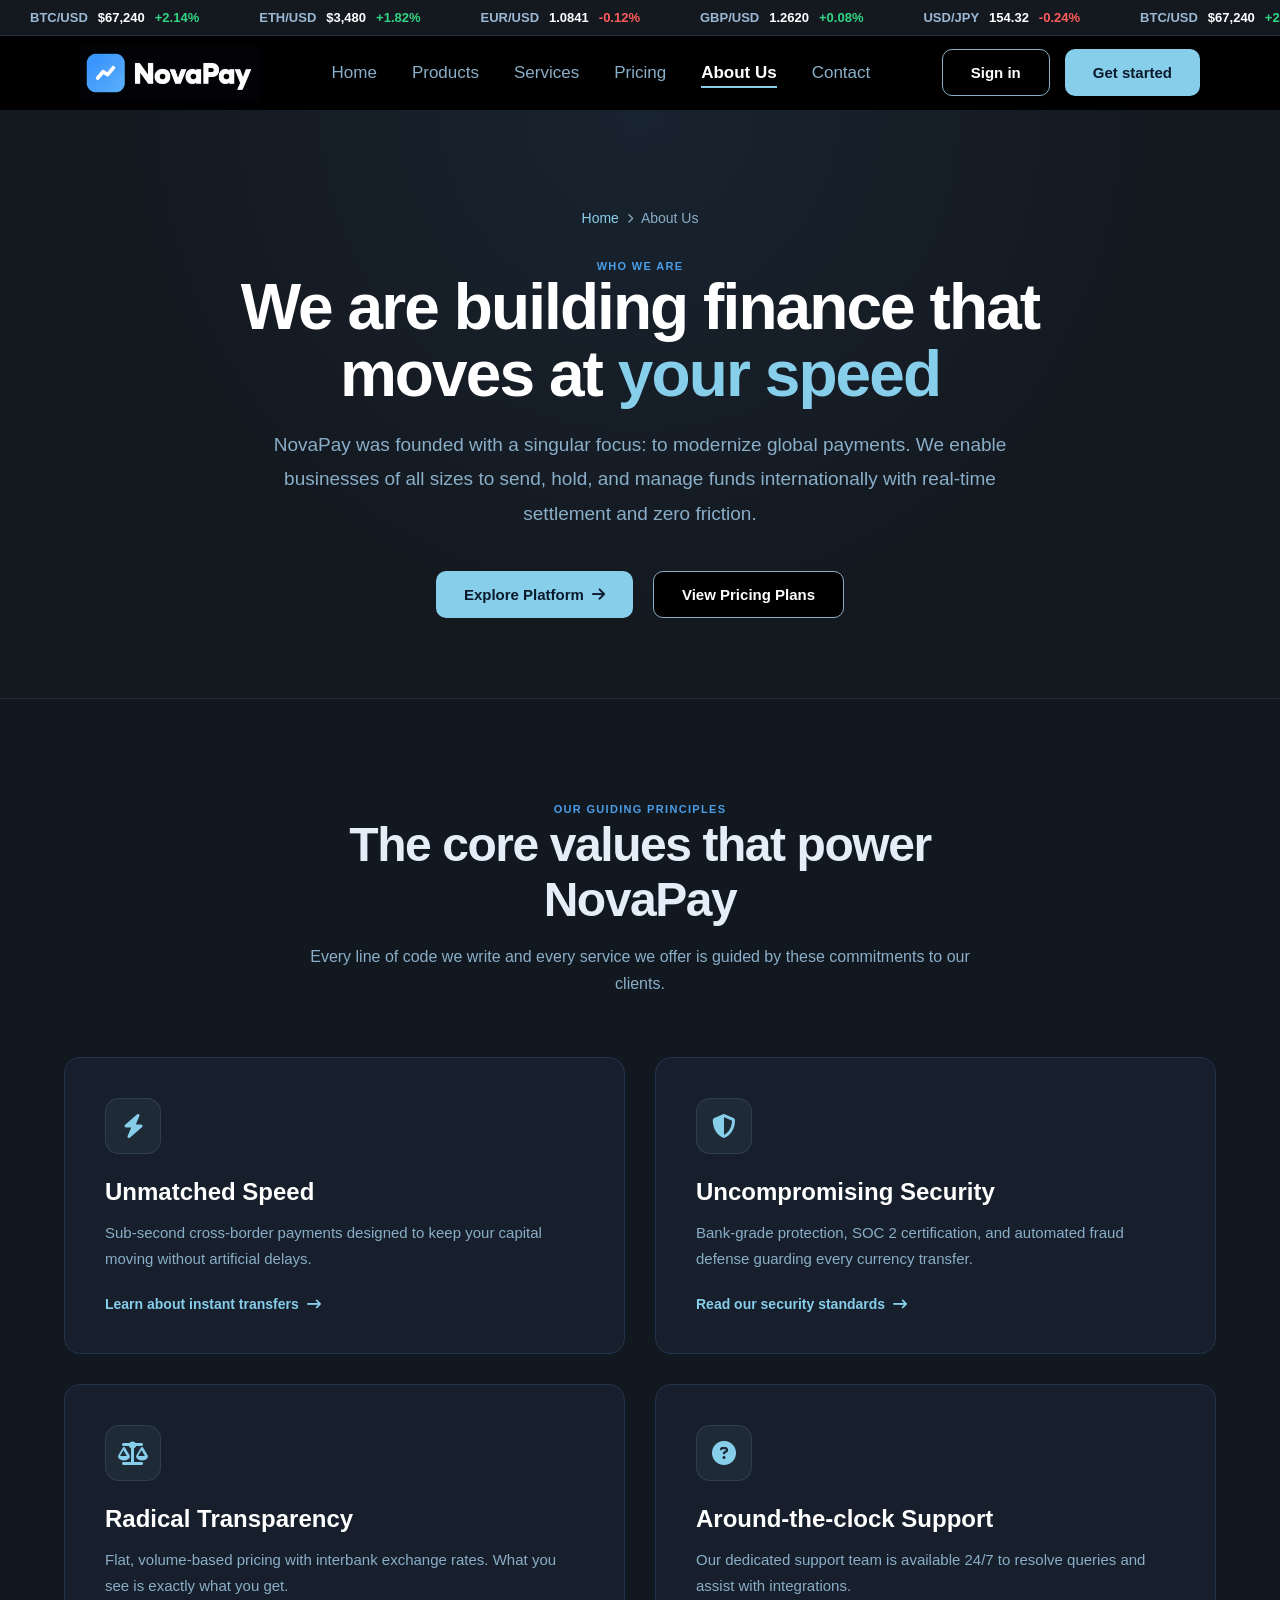
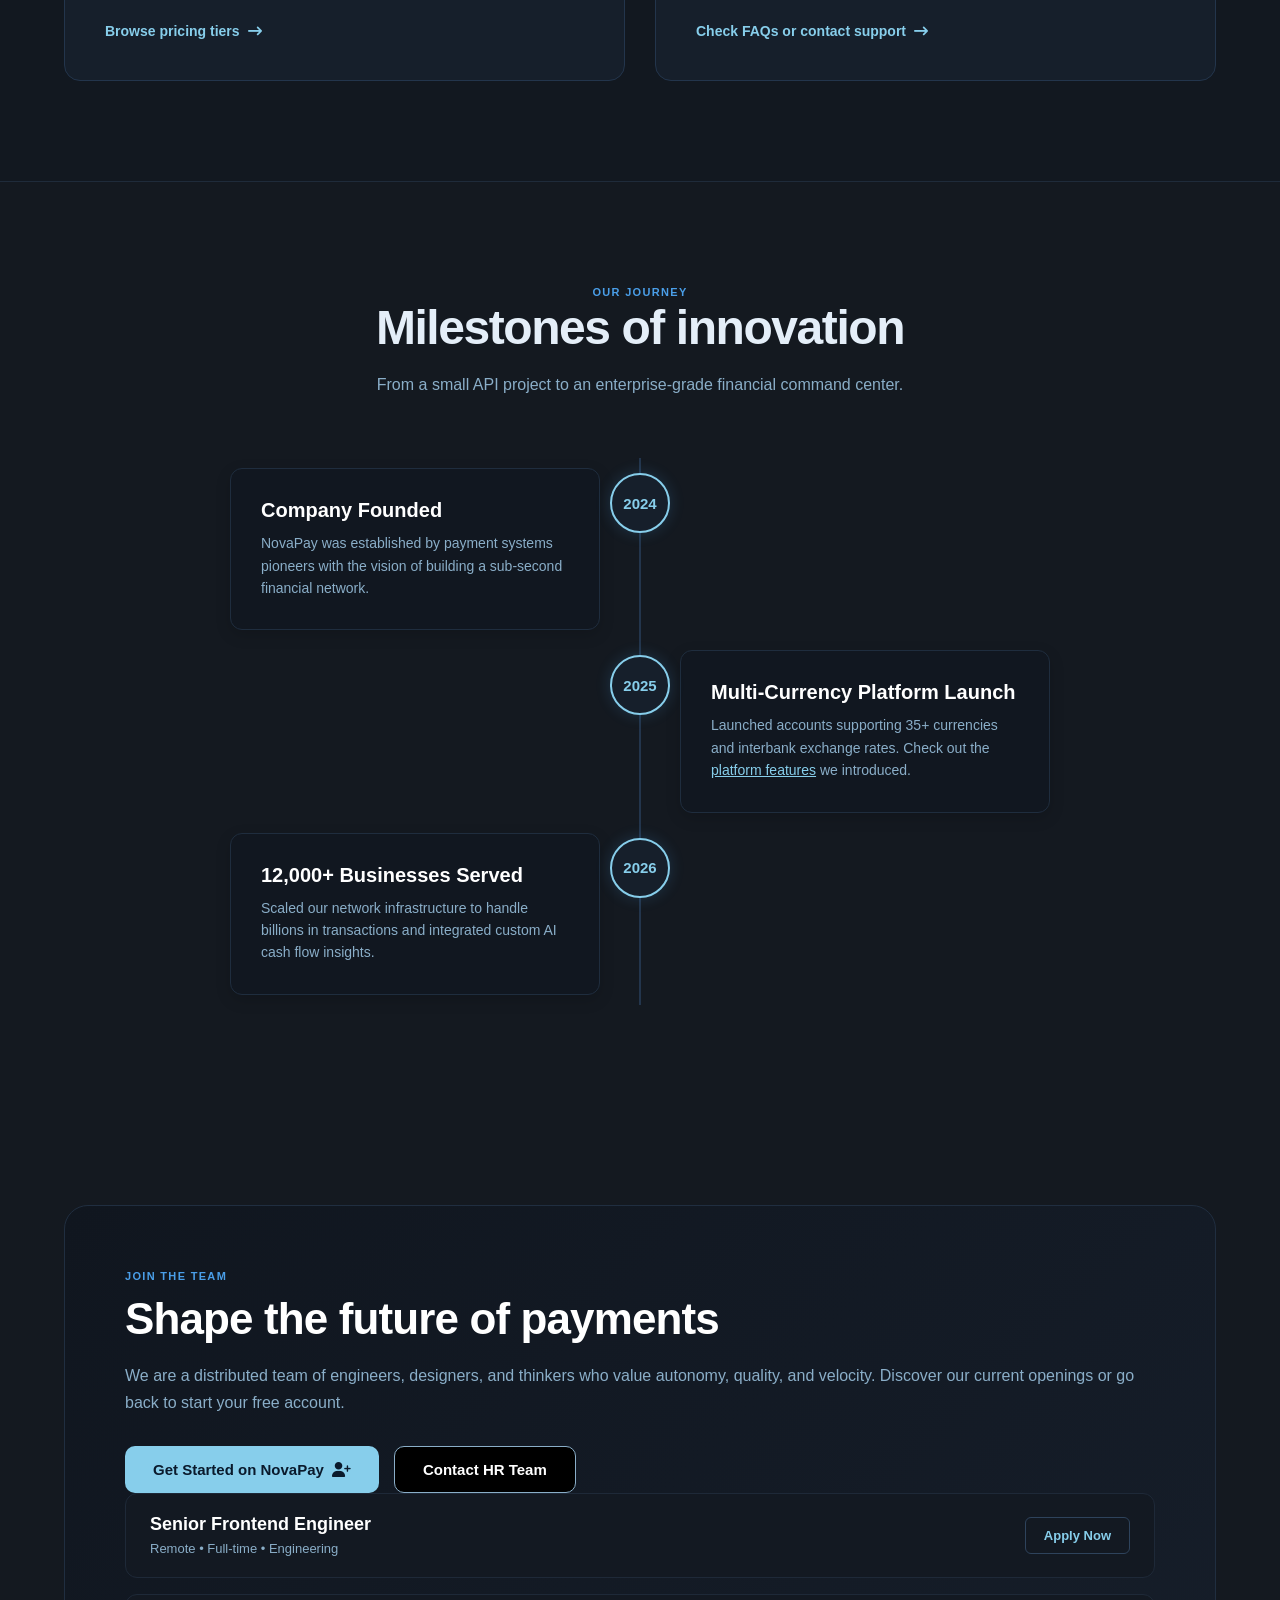
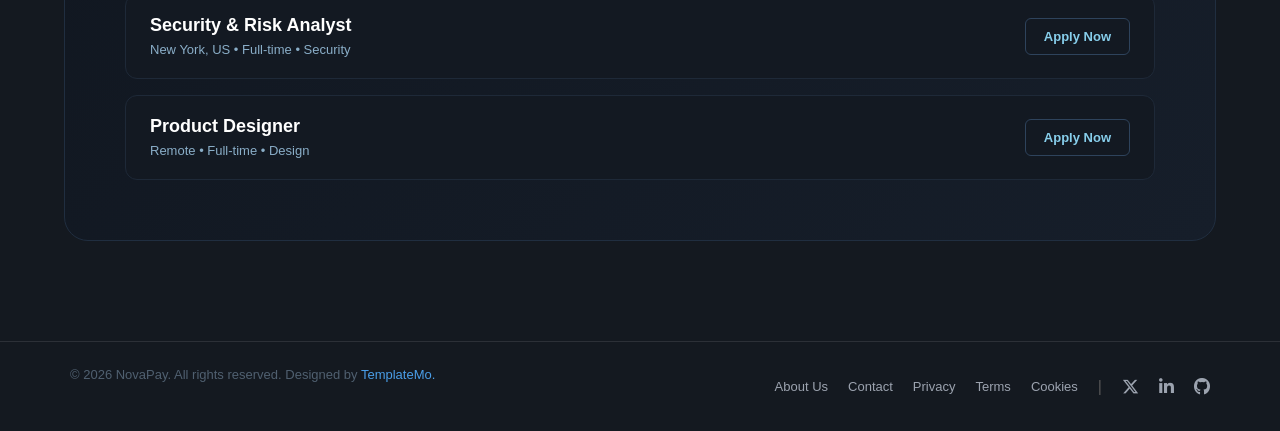
<file: about.html>
<!DOCTYPE html>
<html lang="en">

<head>
    <meta charset="UTF-8">
    <meta name="viewport" content="width=device-width, initial-scale=1.0">
    <title>About Us | NovaPay</title>
    <link rel="stylesheet" href="style.css">
    <link rel="stylesheet" href="about.css">
    <link rel="stylesheet" href="https://cdnjs.cloudflare.com/ajax/libs/font-awesome/6.7.2/css/all.min.css">
</head>

<body>
    
    <div class="ticker">
        <div class="ticker-track">
            <div class="ticker-item">
                <span class="ticker-sym">BTC/USD</span>
                <span class="ticker-price">$67,240</span>
                <span class="ticker-up">+2.14%</span>
            </div>
            <div class="ticker-item">
                <span class="ticker-sym">ETH/USD</span>
                <span class="ticker-price">$3,480</span>
                <span class="ticker-up">+1.82%</span>
            </div>
            <div class="ticker-item">
                <span class="ticker-sym">EUR/USD</span>
                <span class="ticker-price">1.0841</span>
                <span class="ticker-down">-0.12%</span>
            </div>
            <div class="ticker-item">
                <span class="ticker-sym">GBP/USD</span>
                <span class="ticker-price">1.2620</span>
                <span class="ticker-up">+0.08%</span>
            </div>
            <div class="ticker-item">
                <span class="ticker-sym">USD/JPY</span>
                <span class="ticker-price">154.32</span>
                <span class="ticker-down">-0.24%</span>
            </div>
            
            <div class="ticker-item">
                <span class="ticker-sym">BTC/USD</span>
                <span class="ticker-price">$67,240</span>
                <span class="ticker-up">+2.14%</span>
            </div>
            <div class="ticker-item">
                <span class="ticker-sym">ETH/USD</span>
                <span class="ticker-price">$3,480</span>
                <span class="ticker-up">+1.82%</span>
            </div>
            <div class="ticker-item">
                <span class="ticker-sym">EUR/USD</span>
                <span class="ticker-price">1.0841</span>
                <span class="ticker-down">-0.12%</span>
            </div>
        </div>
    </div>

    
    <header>
        <div class="logo">
            <a href="index.html"><img src="images/novapay.png" alt="NovaPay Logo"></a>
        </div>
        <div class="menu-toggle" id="menuToggle">
            <i class="fa-solid fa-bars"></i>
        </div>
        <nav id="navbar">
            <ul>
                <li><a href="index.html">Home</a></li>
                <li><a href="products.html">Products</a></li>
                <li><a href="services.html">Services</a></li>
                <li><a href="pricing.html">Pricing</a></li>
                <li><a href="about.html" class="active-nav">About Us</a></li>
                <li><a href="contact.html">Contact</a></li>
                <li class="mobile-only-btn"><button class="btn-hero btn-hero--outline">Sign in</button></li>
                <li class="mobile-only-btn"><button class="btn-hero btn-hero--primary">Get started</button></li>
            </ul>
        </nav>
        <div class="buttons">
            <button class="btn-hero btn-hero--outline">Sign in</button>
            <button class="btn-hero btn-hero--primary">Get started</button>
        </div>
    </header>

    
    <section class="about-hero">
        <div class="about-hero-content">
            <div class="breadcrumbs">
                <a href="index.html">Home</a> <i class="fa-solid fa-chevron-right"></i> <span>About Us</span>
            </div>
            <span class="section-tag">WHO WE ARE</span>
            <h1>We are building finance that <br>moves at <span>your speed</span></h1>
            <p class="about-lead">NovaPay was founded with a singular focus: to modernize global payments. We enable businesses of all sizes to send, hold, and manage funds internationally with real-time settlement and zero friction.</p>
            <div class="about-hero-actions">
                <a href="index.html#platform" class="btn-hero btn-hero--primary">Explore Platform <i class="fa-solid fa-arrow-right"></i></a>
                <a href="index.html#pricing" class="btn-hero btn-hero--outline">View Pricing Plans</a>
            </div>
        </div>
    </section>

    
    <section class="about-values">
        <div class="container">
            <div class="section-header-centered">
                <span class="section-tag">OUR GUIDING PRINCIPLES</span>
                <h2>The core values that power NovaPay</h2>
                <p>Every line of code we write and every service we offer is guided by these commitments to our clients.</p>
            </div>
            <div class="values-grid">
                <div class="value-card">
                    <div class="value-icon"><i class="fa-solid fa-bolt"></i></div>
                    <h3>Unmatched Speed</h3>
                    <p>Sub-second cross-border payments designed to keep your capital moving without artificial delays.</p>
                    <a href="index.html#platform" class="value-link">Learn about instant transfers <i class="fa-solid fa-arrow-right-long"></i></a>
                </div>
                <div class="value-card">
                    <div class="value-icon"><i class="fa-solid fa-shield-halved"></i></div>
                    <h3>Uncompromising Security</h3>
                    <p>Bank-grade protection, SOC 2 certification, and automated fraud defense guarding every currency transfer.</p>
                    <a href="index.html#security" class="value-link">Read our security standards <i class="fa-solid fa-arrow-right-long"></i></a>
                </div>
                <div class="value-card">
                    <div class="value-icon"><i class="fa-solid fa-scale-balanced"></i></div>
                    <h3>Radical Transparency</h3>
                    <p>Flat, volume-based pricing with interbank exchange rates. What you see is exactly what you get.</p>
                    <a href="index.html#pricing" class="value-link">Browse pricing tiers <i class="fa-solid fa-arrow-right-long"></i></a>
                </div>
                <div class="value-card">
                    <div class="value-icon"><i class="fa-solid fa-circle-question"></i></div>
                    <h3>Around-the-clock Support</h3>
                    <p>Our dedicated support team is available 24/7 to resolve queries and assist with integrations.</p>
                    <a href="index.html#faq" class="value-link">Check FAQs or contact support <i class="fa-solid fa-arrow-right-long"></i></a>
                </div>
            </div>
        </div>
    </section>

    
    <section class="about-milestones">
        <div class="container">
            <div class="section-header-centered">
                <span class="section-tag">OUR JOURNEY</span>
                <h2>Milestones of innovation</h2>
                <p>From a small API project to an enterprise-grade financial command center.</p>
            </div>
            <div class="timeline">
                <div class="timeline-item left">
                    <div class="timeline-badge">2024</div>
                    <div class="timeline-panel">
                        <h3>Company Founded</h3>
                        <p>NovaPay was established by payment systems pioneers with the vision of building a sub-second financial network.</p>
                    </div>
                </div>
                <div class="timeline-item right">
                    <div class="timeline-badge">2025</div>
                    <div class="timeline-panel">
                        <h3>Multi-Currency Platform Launch</h3>
                        <p>Launched accounts supporting 35+ currencies and interbank exchange rates. Check out the <a href="index.html#platform" class="inline-timeline-link">platform features</a> we introduced.</p>
                    </div>
                </div>
                <div class="timeline-item left">
                    <div class="timeline-badge">2026</div>
                    <div class="timeline-panel">
                        <h3>12,000+ Businesses Served</h3>
                        <p>Scaled our network infrastructure to handle billions in transactions and integrated custom AI cash flow insights.</p>
                    </div>
                </div>
            </div>
        </div>
    </section>

    
    <section class="about-careers">
        <div class="careers-inner">
            <div class="careers-text">
                <span class="section-tag">JOIN THE TEAM</span>
                <h2>Shape the future of payments</h2>
                <p>We are a distributed team of engineers, designers, and thinkers who value autonomy, quality, and velocity. Discover our current openings or go back to start your free account.</p>
                <div class="careers-actions">
                    <a href="index.html" class="btn-hero btn-hero--primary">Get Started on NovaPay <i class="fa-solid fa-user-plus"></i></a>
                    <a href="contact.html" class="btn-hero btn-hero--outline">Contact HR Team</a>
                </div>
            </div>
            <div class="careers-list">
                <div class="job-card">
                    <div class="job-info">
                        <h4>Senior Frontend Engineer</h4>
                        <span class="job-meta">Remote &bull; Full-time &bull; Engineering</span>
                    </div>
                    <a href="contact.html?subject=Job%20Application:%20Senior%20Frontend%20Engineer" class="job-apply-btn">Apply Now</a>
                </div>
                <div class="job-card">
                    <div class="job-info">
                        <h4>Security & Risk Analyst</h4>
                        <span class="job-meta">New York, US &bull; Full-time &bull; Security</span>
                    </div>
                    <a href="contact.html?subject=Job%20Application:%20Security%20and%20Risk%20Analyst" class="job-apply-btn">Apply Now</a>
                </div>
                <div class="job-card">
                    <div class="job-info">
                        <h4>Product Designer</h4>
                        <span class="job-meta">Remote &bull; Full-time &bull; Design</span>
                    </div>
                    <a href="contact.html?subject=Job%20Application:%20Product%20Designer" class="job-apply-btn">Apply Now</a>
                </div>
            </div>
        </div>
    </section>

    
    <footer class="footer">
        <div class="footer-container">
            <div class="footer-left">
                <p>© 2026 NovaPay. All rights reserved. Designed by <span>TemplateMo.</span></p>
            </div>
            <div class="footer-right">
                <a href="about.html">About Us</a>
                <a href="contact.html">Contact</a>
                <a href="#">Privacy</a>
                <a href="#">Terms</a>
                <a href="#">Cookies</a>
                <span class="divider">|</span>
                <a href="#"><i class="fa-brands fa-x-twitter"></i></a>
                <a href="#"><i class="fa-brands fa-linkedin-in"></i></a>
                <a href="#"><i class="fa-brands fa-github"></i></a>
            </div>
        </div>
    </footer>
    <script src="global.js"></script>
</body>
</html>
</file>
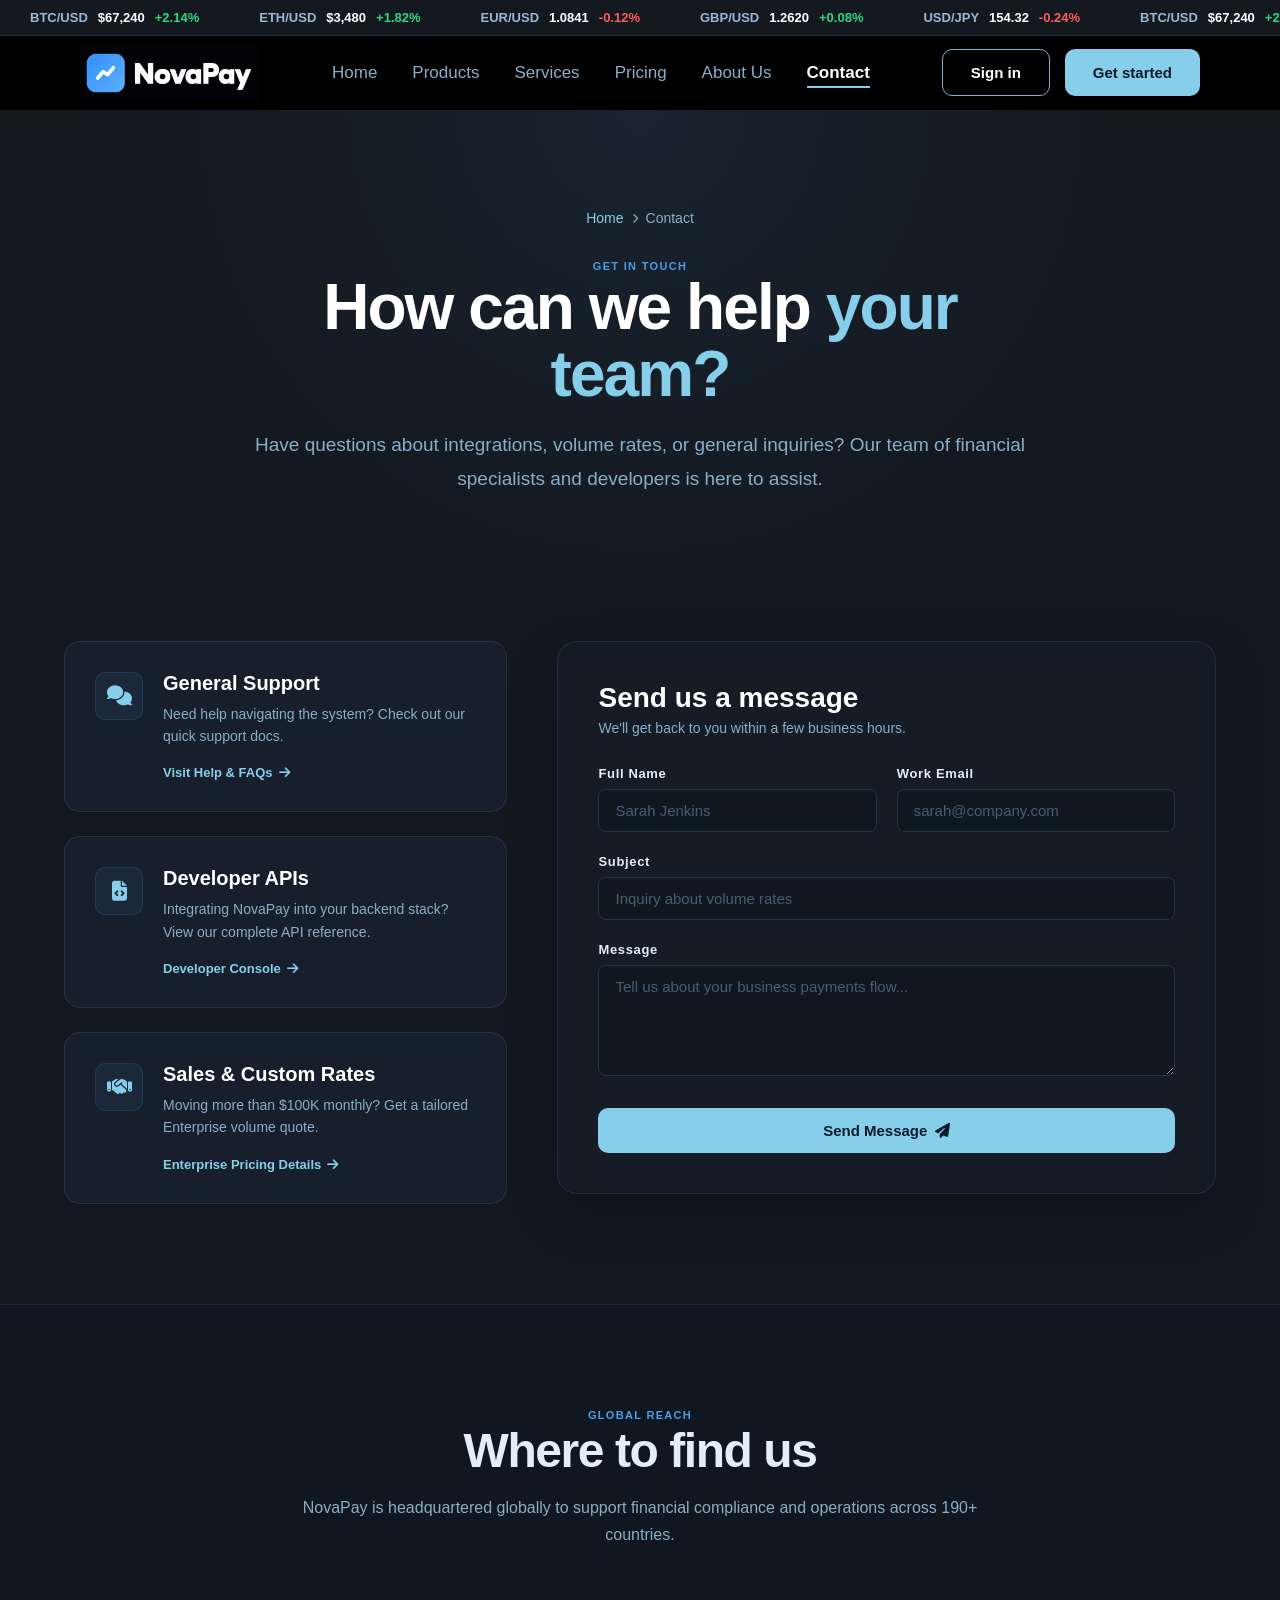
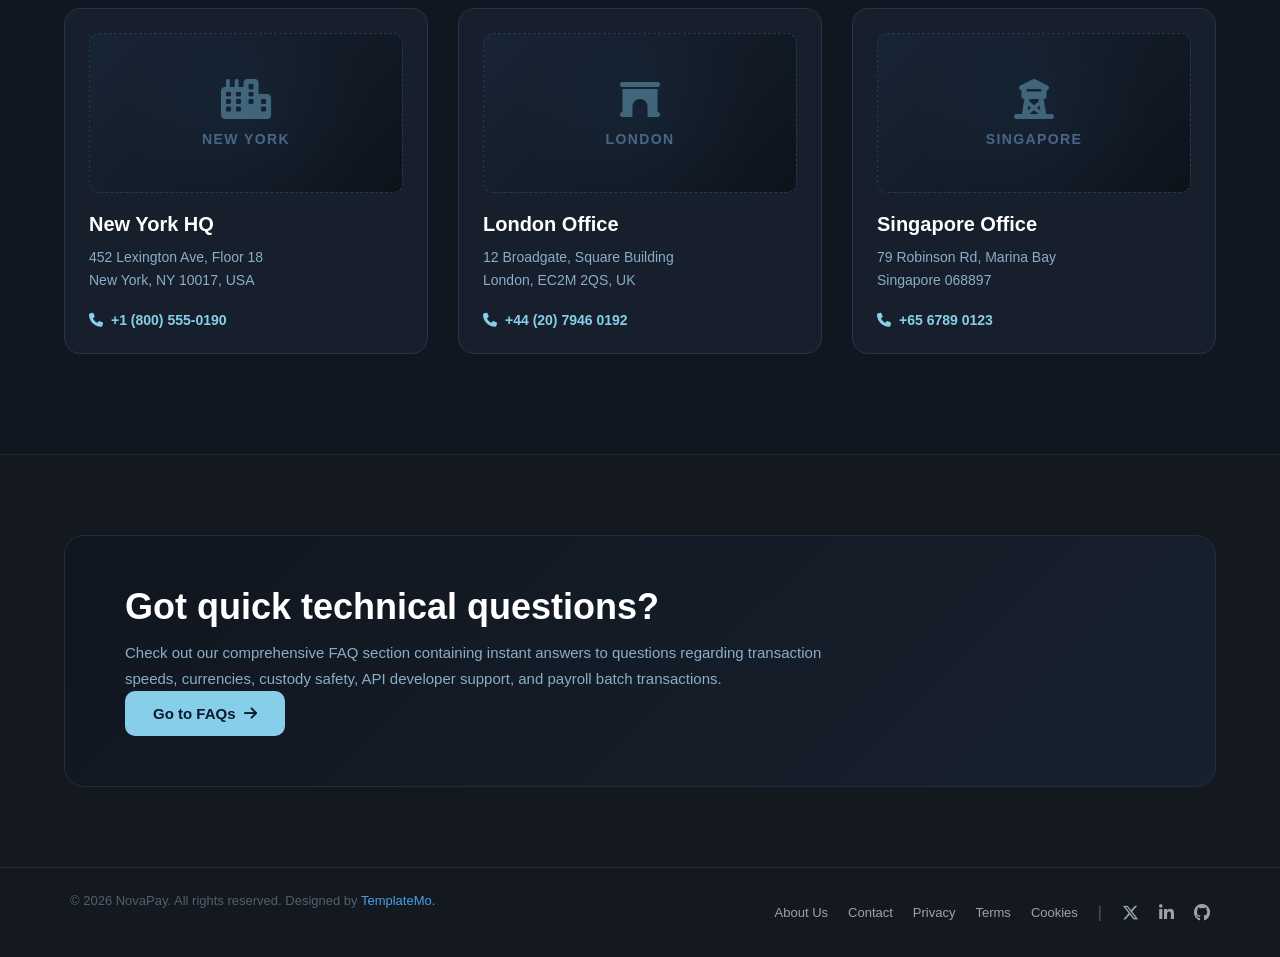
<file: contact.html>
<!DOCTYPE html>
<html lang="en">

<head>
    <meta charset="UTF-8">
    <meta name="viewport" content="width=device-width, initial-scale=1.0">
    <title>Contact Us | NovaPay</title>
    <link rel="stylesheet" href="style.css">
    <link rel="stylesheet" href="contact.css">
    <link rel="stylesheet" href="https://cdnjs.cloudflare.com/ajax/libs/font-awesome/6.7.2/css/all.min.css">
</head>

<body>
    
    <div class="ticker">
        <div class="ticker-track">
            <div class="ticker-item">
                <span class="ticker-sym">BTC/USD</span>
                <span class="ticker-price">$67,240</span>
                <span class="ticker-up">+2.14%</span>
            </div>
            <div class="ticker-item">
                <span class="ticker-sym">ETH/USD</span>
                <span class="ticker-price">$3,480</span>
                <span class="ticker-up">+1.82%</span>
            </div>
            <div class="ticker-item">
                <span class="ticker-sym">EUR/USD</span>
                <span class="ticker-price">1.0841</span>
                <span class="ticker-down">-0.12%</span>
            </div>
            <div class="ticker-item">
                <span class="ticker-sym">GBP/USD</span>
                <span class="ticker-price">1.2620</span>
                <span class="ticker-up">+0.08%</span>
            </div>
            <div class="ticker-item">
                <span class="ticker-sym">USD/JPY</span>
                <span class="ticker-price">154.32</span>
                <span class="ticker-down">-0.24%</span>
            </div>
            
            <div class="ticker-item">
                <span class="ticker-sym">BTC/USD</span>
                <span class="ticker-price">$67,240</span>
                <span class="ticker-up">+2.14%</span>
            </div>
            <div class="ticker-item">
                <span class="ticker-sym">ETH/USD</span>
                <span class="ticker-price">$3,480</span>
                <span class="ticker-up">+1.82%</span>
            </div>
        </div>
    </div>

    
    <header>
        <div class="logo">
            <a href="index.html"><img src="images/novapay.png" alt="NovaPay Logo"></a>
        </div>
        <div class="menu-toggle" id="menuToggle">
            <i class="fa-solid fa-bars"></i>
        </div>
        <nav id="navbar">
            <ul>
                <li><a href="index.html">Home</a></li>
                <li><a href="products.html">Products</a></li>
                <li><a href="services.html">Services</a></li>
                <li><a href="pricing.html">Pricing</a></li>
                <li><a href="about.html">About Us</a></li>
                <li><a href="contact.html" class="active-nav">Contact</a></li>
                <li class="mobile-only-btn"><button class="btn-hero btn-hero--outline">Sign in</button></li>
                <li class="mobile-only-btn"><button class="btn-hero btn-hero--primary">Get started</button></li>
            </ul>
        </nav>
        <div class="buttons">
            <button class="btn-hero btn-hero--outline">Sign in</button>
            <button class="btn-hero btn-hero--primary">Get started</button>
        </div>
    </header>

    
    <section class="contact-hero">
        <div class="contact-hero-content">
            <div class="breadcrumbs">
                <a href="index.html">Home</a> <i class="fa-solid fa-chevron-right"></i> <span>Contact</span>
            </div>
            <span class="section-tag">GET IN TOUCH</span>
            <h1>How can we help <span>your team?</span></h1>
            <p class="contact-lead">Have questions about integrations, volume rates, or general inquiries? Our team of financial specialists and developers is here to assist.</p>
        </div>
    </section>

    
    <section class="contact-main">
        <div class="contact-container">
            <div class="contact-grid">
                
                <div class="contact-info-panel">
                    <div class="info-card">
                        <div class="info-icon"><i class="fa-solid fa-comments"></i></div>
                        <div>
                            <h3>General Support</h3>
                            <p>Need help navigating the system? Check out our quick support docs.</p>
                            <a href="index.html#faq" class="info-link">Visit Help & FAQs <i class="fa-solid fa-arrow-right"></i></a>
                        </div>
                    </div>
                    <div class="info-card">
                        <div class="info-icon"><i class="fa-solid fa-file-code"></i></div>
                        <div>
                            <h3>Developer APIs</h3>
                            <p>Integrating NovaPay into your backend stack? View our complete API reference.</p>
                            <a href="index.html#platform" class="info-link">Developer Console <i class="fa-solid fa-arrow-right"></i></a>
                        </div>
                    </div>
                    <div class="info-card">
                        <div class="info-icon"><i class="fa-solid fa-handshake"></i></div>
                        <div>
                            <h3>Sales & Custom Rates</h3>
                            <p>Moving more than $100K monthly? Get a tailored Enterprise volume quote.</p>
                            <a href="index.html#pricing" class="info-link">Enterprise Pricing Details <i class="fa-solid fa-arrow-right"></i></a>
                        </div>
                    </div>
                </div>

                
                <div class="contact-form-panel">
                    <form id="contactForm" onsubmit="handleFormSubmit(event)">
                        <h2>Send us a message</h2>
                        <p class="form-sub">We'll get back to you within a few business hours.</p>

                        <div class="form-row">
                            <div class="form-group">
                                <label for="fullName">Full Name</label>
                                <input type="text" id="fullName" placeholder="Sarah Jenkins" required>
                            </div>
                            <div class="form-group">
                                <label for="emailAddr">Work Email</label>
                                <input type="email" id="emailAddr" placeholder="sarah@company.com" required>
                            </div>
                        </div>

                        <div class="form-group">
                            <label for="formSubject">Subject</label>
                            <input type="text" id="formSubject" placeholder="Inquiry about volume rates" required>
                        </div>

                        <div class="form-group">
                            <label for="formMessage">Message</label>
                            <textarea id="formMessage" rows="5" placeholder="Tell us about your business payments flow..." required></textarea>
                        </div>

                        <button type="submit" class="btn-hero btn-hero--primary form-submit-btn">Send Message <i class="fa-solid fa-paper-plane"></i></button>
                    </form>
                    <div class="form-success-message" id="formSuccess">
                        <div class="success-icon"><i class="fa-solid fa-circle-check"></i></div>
                        <h3>Thank you for reaching out!</h3>
                        <p>Your message has been received. One of our payment representatives will contact you shortly.</p>
                        <button class="btn-hero btn-hero--outline" onclick="resetForm()">Send another message</button>
                    </div>
                </div>
            </div>
        </div>
    </section>

    
    <section class="office-locations">
        <div class="office-container">
            <div class="section-header-centered">
                <span class="section-tag">GLOBAL REACH</span>
                <h2>Where to find us</h2>
                <p>NovaPay is headquartered globally to support financial compliance and operations across 190+ countries.</p>
            </div>
            <div class="offices-grid">
                <div class="office-card">
                    <div class="office-img-placeholder">
                        <i class="fa-solid fa-city"></i>
                        <span>New York</span>
                    </div>
                    <h3>New York HQ</h3>
                    <p class="office-addr">452 Lexington Ave, Floor 18<br>New York, NY 10017, USA</p>
                    <a href="tel:+18005550190" class="office-tel"><i class="fa-solid fa-phone"></i> +1 (800) 555-0190</a>
                </div>
                <div class="office-card">
                    <div class="office-img-placeholder">
                        <i class="fa-solid fa-archway"></i>
                        <span>London</span>
                    </div>
                    <h3>London Office</h3>
                    <p class="office-addr">12 Broadgate, Square Building<br>London, EC2M 2QS, UK</p>
                    <a href="tel:+442079460192" class="office-tel"><i class="fa-solid fa-phone"></i> +44 (20) 7946 0192</a>
                </div>
                <div class="office-card">
                    <div class="office-img-placeholder">
                        <i class="fa-solid fa-tower-observation"></i>
                        <span>Singapore</span>
                    </div>
                    <h3>Singapore Office</h3>
                    <p class="office-addr">79 Robinson Rd, Marina Bay<br>Singapore 068897</p>
                    <a href="tel:+6567890123" class="office-tel"><i class="fa-solid fa-phone"></i> +65 6789 0123</a>
                </div>
            </div>
        </div>
    </section>

    
    <section class="contact-faq-cta">
        <div class="faq-cta-inner">
            <div class="faq-cta-left">
                <h2>Got quick technical questions?</h2>
                <p>Check out our comprehensive FAQ section containing instant answers to questions regarding transaction speeds, currencies, custody safety, API developer support, and payroll batch transactions.</p>
            </div>
            <a href="index.html#faq" class="btn-hero btn-hero--primary">Go to FAQs <i class="fa-solid fa-arrow-right"></i></a>
        </div>
    </section>

    
    <footer class="footer">
        <div class="footer-container">
            <div class="footer-left">
                <p>© 2026 NovaPay. All rights reserved. Designed by <span>TemplateMo.</span></p>
            </div>
            <div class="footer-right">
                <a href="about.html">About Us</a>
                <a href="contact.html">Contact</a>
                <a href="#">Privacy</a>
                <a href="#">Terms</a>
                <a href="#">Cookies</a>
                <span class="divider">|</span>
                <a href="#"><i class="fa-brands fa-x-twitter"></i></a>
                <a href="#"><i class="fa-brands fa-linkedin-in"></i></a>
                <a href="#"><i class="fa-brands fa-github"></i></a>
            </div>
        </div>
    </footer>

    
    <script>
        // Parse URL query parameter 'subject'
        window.addEventListener('DOMContentLoaded', () => {
            const params = new URLSearchParams(window.location.search);
            const subject = params.get('subject');
            if (subject) {
                const subjectInput = document.getElementById('formSubject');
                if (subjectInput) {
                    subjectInput.value = decodeURIComponent(subject);
                    // focus the name input if subject is pre-filled
                    document.getElementById('fullName').focus();
                }
            }
        });

        // Form Submit Handler
        function handleFormSubmit(event) {
            event.preventDefault();
            // Perform basic mock validation and fade form out
            const form = document.getElementById('contactForm');
            const success = document.getElementById('formSuccess');

            form.style.opacity = '0';
            form.style.transform = 'translateY(10px)';
            
            setTimeout(() => {
                form.style.display = 'none';
                success.style.display = 'flex';
                setTimeout(() => {
                    success.style.opacity = '1';
                    success.style.transform = 'translateY(0)';
                }, 50);
            }, 300);
        }

        // Reset Form Handler
        function resetForm() {
            const form = document.getElementById('contactForm');
            const success = document.getElementById('formSuccess');

            success.style.opacity = '0';
            success.style.transform = 'translateY(10px)';
            
            setTimeout(() => {
                success.style.display = 'none';
                form.style.display = 'block';
                form.reset();
                setTimeout(() => {
                    form.style.opacity = '1';
                    form.style.transform = 'translateY(0)';
                }, 50);
            }, 300);
        }
    </script>
    <script src="global.js"></script>
</body>
</html>
</file>
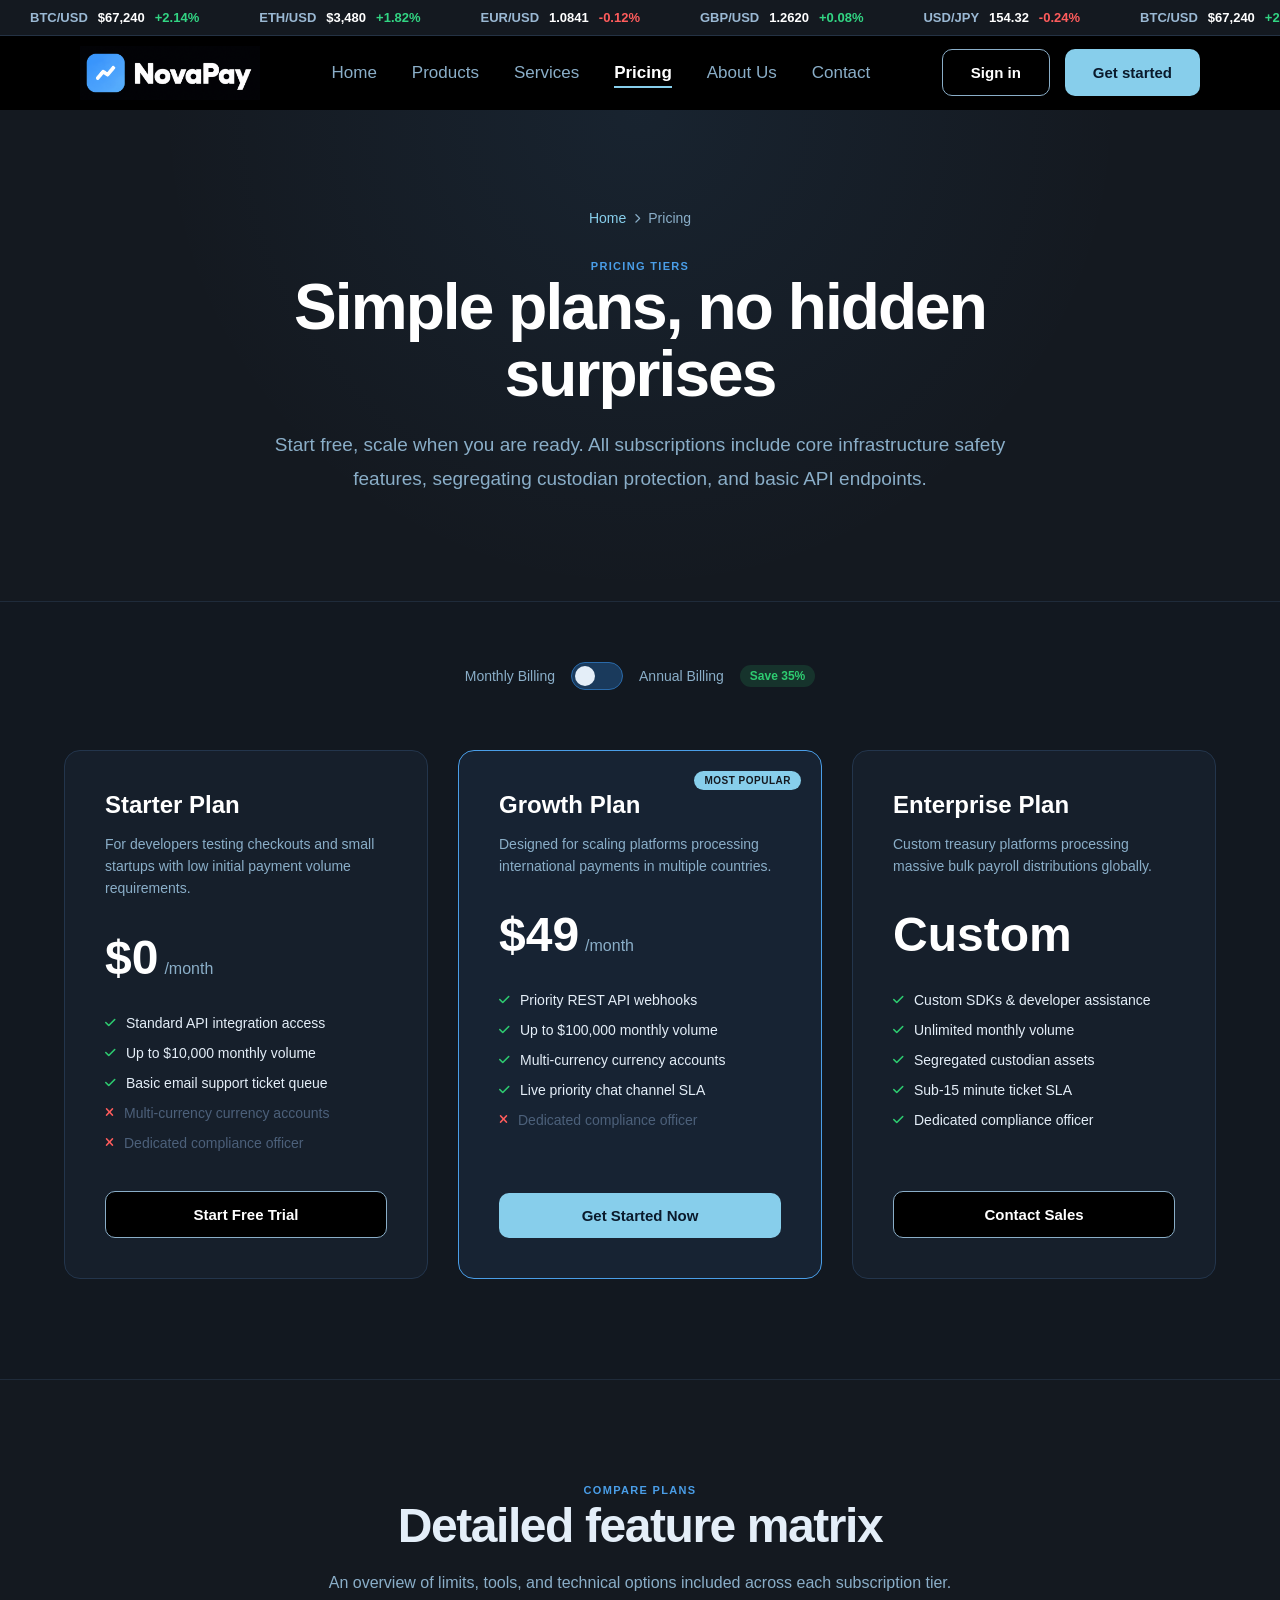
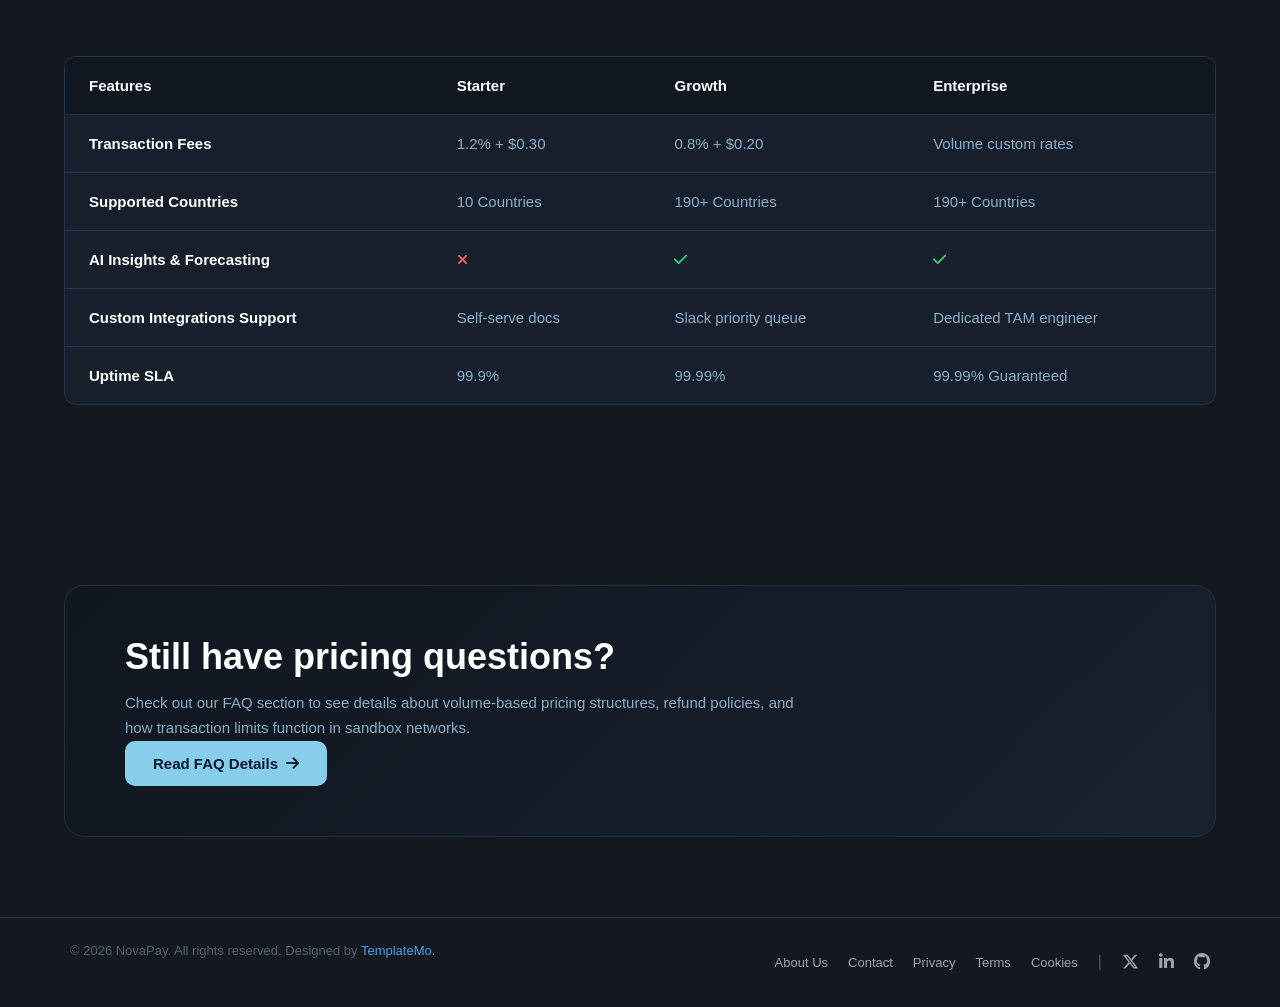
<file: pricing.html>
<!DOCTYPE html>
<html lang="en">

<head>
    <meta charset="UTF-8">
    <meta name="viewport" content="width=device-width, initial-scale=1.0">
    <title>Pricing Plans | NovaPay</title>
    <link rel="stylesheet" href="style.css">
    <link rel="stylesheet" href="pricing.css">
    <link rel="stylesheet" href="https://cdnjs.cloudflare.com/ajax/libs/font-awesome/6.7.2/css/all.min.css">
</head>

<body>
    <div class="ticker">
        <div class="ticker-track">
            <div class="ticker-item">
                <span class="ticker-sym">BTC/USD</span>
                <span class="ticker-price">$67,240</span>
                <span class="ticker-up">+2.14%</span>
            </div>
            <div class="ticker-item">
                <span class="ticker-sym">ETH/USD</span>
                <span class="ticker-price">$3,480</span>
                <span class="ticker-up">+1.82%</span>
            </div>
            <div class="ticker-item">
                <span class="ticker-sym">EUR/USD</span>
                <span class="ticker-price">1.0841</span>
                <span class="ticker-down">-0.12%</span>
            </div>
            <div class="ticker-item">
                <span class="ticker-sym">GBP/USD</span>
                <span class="ticker-price">1.2620</span>
                <span class="ticker-up">+0.08%</span>
            </div>
            <div class="ticker-item">
                <span class="ticker-sym">USD/JPY</span>
                <span class="ticker-price">154.32</span>
                <span class="ticker-down">-0.24%</span>
            </div>
            <div class="ticker-item">
                <span class="ticker-sym">BTC/USD</span>
                <span class="ticker-price">$67,240</span>
                <span class="ticker-up">+2.14%</span>
            </div>
            <div class="ticker-item">
                <span class="ticker-sym">ETH/USD</span>
                <span class="ticker-price">$3,480</span>
                <span class="ticker-up">+1.82%</span>
            </div>
        </div>
    </div>

    <header>
        <div class="logo">
            <a href="index.html"><img src="images/novapay.png" alt="NovaPay Logo"></a>
        </div>
        <div class="menu-toggle" id="menuToggle">
            <i class="fa-solid fa-bars"></i>
        </div>
        <nav id="navbar">
            <ul>
                <li><a href="index.html">Home</a></li>
                <li><a href="products.html">Products</a></li>
                <li><a href="services.html">Services</a></li>
                <li><a href="pricing.html" class="active-nav">Pricing</a></li>
                <li><a href="about.html">About Us</a></li>
                <li><a href="contact.html">Contact</a></li>
                <li class="mobile-only-btn"><button class="btn-hero btn-hero--outline">Sign in</button></li>
                <li class="mobile-only-btn"><button class="btn-hero btn-hero--primary">Get started</button></li>
            </ul>
        </nav>
        <div class="buttons">
            <button class="btn-hero btn-hero--outline">Sign in</button>
            <button class="btn-hero btn-hero--primary">Get started</button>
        </div>
    </header>

    <section class="pricing-hero">
        <div class="pricing-hero-content">
            <div class="breadcrumbs">
                <a href="index.html">Home</a> <i class="fa-solid fa-chevron-right"></i> <span>Pricing</span>
            </div>
            <span class="section-tag">PRICING TIERS</span>
            <h1>Simple plans, no hidden <span>surprises</span></h1>
            <p class="pricing-lead">Start free, scale when you are ready. All subscriptions include core infrastructure safety features, segregating custodian protection, and basic API endpoints.</p>
        </div>
    </section>

    <section class="pricing-calculator-section">
        <div class="container">
            <div class="billing-toggle-container">
                <span class="toggle-label" id="monthlyLabel">Monthly Billing</span>
                <label class="switch" for="pricingToggle">
                    <input type="checkbox" id="pricingToggle" aria-label="Toggle annual billing">
                    <span class="slider"></span>
                </label>
                <span class="toggle-label" id="annualLabel">Annual Billing</span>
                <span class="save-badge">Save 35%</span>
            </div>

            <div class="pricing-cards-grid">
                <div class="pricing-plan-card">
                    <h3>Starter Plan</h3>
                    <p class="plan-desc">For developers testing checkouts and small startups with low initial payment volume requirements.</p>
                    <div class="price-container">
                        <span class="price-val" id="starterPrice">$0</span>
                        <span class="price-period">/month</span>
                    </div>
                    <ul class="plan-features-list">
                        <li><i class="fa-solid fa-check"></i> Standard API integration access</li>
                        <li><i class="fa-solid fa-check"></i> Up to $10,000 monthly volume</li>
                        <li><i class="fa-solid fa-check"></i> Basic email support ticket queue</li>
                        <li class="disabled"><i class="fa-solid fa-xmark"></i> Multi-currency currency accounts</li>
                        <li class="disabled"><i class="fa-solid fa-xmark"></i> Dedicated compliance officer</li>
                    </ul>
                    <a href="index.html" class="btn-hero btn-hero--outline plan-cta-btn">Start Free Trial</a>
                </div>

                <div class="pricing-plan-card featured">
                    <span class="featured-badge">MOST POPULAR</span>
                    <h3>Growth Plan</h3>
                    <p class="plan-desc">Designed for scaling platforms processing international payments in multiple countries.</p>
                    <div class="price-container">
                        <span class="price-val" id="growthPrice">$49</span>
                        <span class="price-period">/month</span>
                    </div>
                    <ul class="plan-features-list">
                        <li><i class="fa-solid fa-check"></i> Priority REST API webhooks</li>
                        <li><i class="fa-solid fa-check"></i> Up to $100,000 monthly volume</li>
                        <li><i class="fa-solid fa-check"></i> Multi-currency currency accounts</li>
                        <li><i class="fa-solid fa-check"></i> Live priority chat channel SLA</li>
                        <li class="disabled"><i class="fa-solid fa-xmark"></i> Dedicated compliance officer</li>
                    </ul>
                    <a href="index.html" class="btn-hero btn-hero--primary plan-cta-btn">Get Started Now</a>
                </div>

                <div class="pricing-plan-card">
                    <h3>Enterprise Plan</h3>
                    <p class="plan-desc">Custom treasury platforms processing massive bulk payroll distributions globally.</p>
                    <div class="price-container">
                        <span class="price-val">Custom</span>
                    </div>
                    <ul class="plan-features-list">
                        <li><i class="fa-solid fa-check"></i> Custom SDKs & developer assistance</li>
                        <li><i class="fa-solid fa-check"></i> Unlimited monthly volume</li>
                        <li><i class="fa-solid fa-check"></i> Segregated custodian assets</li>
                        <li><i class="fa-solid fa-check"></i> Sub-15 minute ticket SLA</li>
                        <li><i class="fa-solid fa-check"></i> Dedicated compliance officer</li>
                    </ul>
                    <a href="contact.html?subject=Enterprise%20Pricing%20Quote" class="btn-hero btn-hero--outline plan-cta-btn">Contact Sales</a>
                </div>
            </div>
        </div>
    </section>

    <section class="pricing-matrix-section">
        <div class="container">
            <div class="section-header-centered">
                <span class="section-tag">COMPARE PLANS</span>
                <h2>Detailed feature matrix</h2>
                <p>An overview of limits, tools, and technical options included across each subscription tier.</p>
            </div>
            <div class="matrix-table-wrapper">
                <table class="matrix-table">
                    <thead>
                        <tr>
                            <th>Features</th>
                            <th>Starter</th>
                            <th>Growth</th>
                            <th>Enterprise</th>
                        </tr>
                    </thead>
                    <tbody>
                        <tr>
                            <td class="feature-name">Transaction Fees</td>
                            <td>1.2% + $0.30</td>
                            <td>0.8% + $0.20</td>
                            <td>Volume custom rates</td>
                        </tr>
                        <tr>
                            <td class="feature-name">Supported Countries</td>
                            <td>10 Countries</td>
                            <td>190+ Countries</td>
                            <td>190+ Countries</td>
                        </tr>
                        <tr>
                            <td class="feature-name">AI Insights & Forecasting</td>
                            <td><i class="fa-solid fa-xmark table-disabled"></i></td>
                            <td><i class="fa-solid fa-check table-enabled"></i></td>
                            <td><i class="fa-solid fa-check table-enabled"></i></td>
                        </tr>
                        <tr>
                            <td class="feature-name">Custom Integrations Support</td>
                            <td>Self-serve docs</td>
                            <td>Slack priority queue</td>
                            <td>Dedicated TAM engineer</td>
                        </tr>
                        <tr>
                            <td class="feature-name">Uptime SLA</td>
                            <td>99.9%</td>
                            <td>99.99%</td>
                            <td>99.99% Guaranteed</td>
                        </tr>
                    </tbody>
                </table>
            </div>
        </div>
    </section>

    <section class="pricing-faq-cta">
        <div class="faq-cta-inner">
            <div class="faq-cta-left">
                <h2>Still have pricing questions?</h2>
                <p>Check out our FAQ section to see details about volume-based pricing structures, refund policies, and how transaction limits function in sandbox networks.</p>
            </div>
            <a href="index.html#faq" class="btn-hero btn-hero--primary">Read FAQ Details <i class="fa-solid fa-arrow-right"></i></a>
        </div>
    </section>

    <footer class="footer">
        <div class="footer-container">
            <div class="footer-left">
                <p>© 2026 NovaPay. All rights reserved. Designed by <span>TemplateMo.</span></p>
            </div>
            <div class="footer-right">
                <a href="about.html">About Us</a>
                <a href="contact.html">Contact</a>
                <a href="#">Privacy</a>
                <a href="#">Terms</a>
                <a href="#">Cookies</a>
                <span class="divider">|</span>
                <a href="#"><i class="fa-brands fa-x-twitter"></i></a>
                <a href="#"><i class="fa-brands fa-linkedin-in"></i></a>
                <a href="#"><i class="fa-brands fa-github"></i></a>
            </div>
        </div>
    </footer>

    <script>
        const pricingToggle = document.getElementById('pricingToggle');
        const starterPrice = document.getElementById('starterPrice');
        const growthPrice = document.getElementById('growthPrice');

        pricingToggle.addEventListener('change', () => {
            const isAnnual = pricingToggle.checked;
            if (isAnnual) {
                starterPrice.textContent = '$0';
                growthPrice.textContent = '$32';
            } else {
                starterPrice.textContent = '$0';
                growthPrice.textContent = '$49';
            }
        });
    </script>
    <script src="global.js"></script>
</body>
</html>
</file>
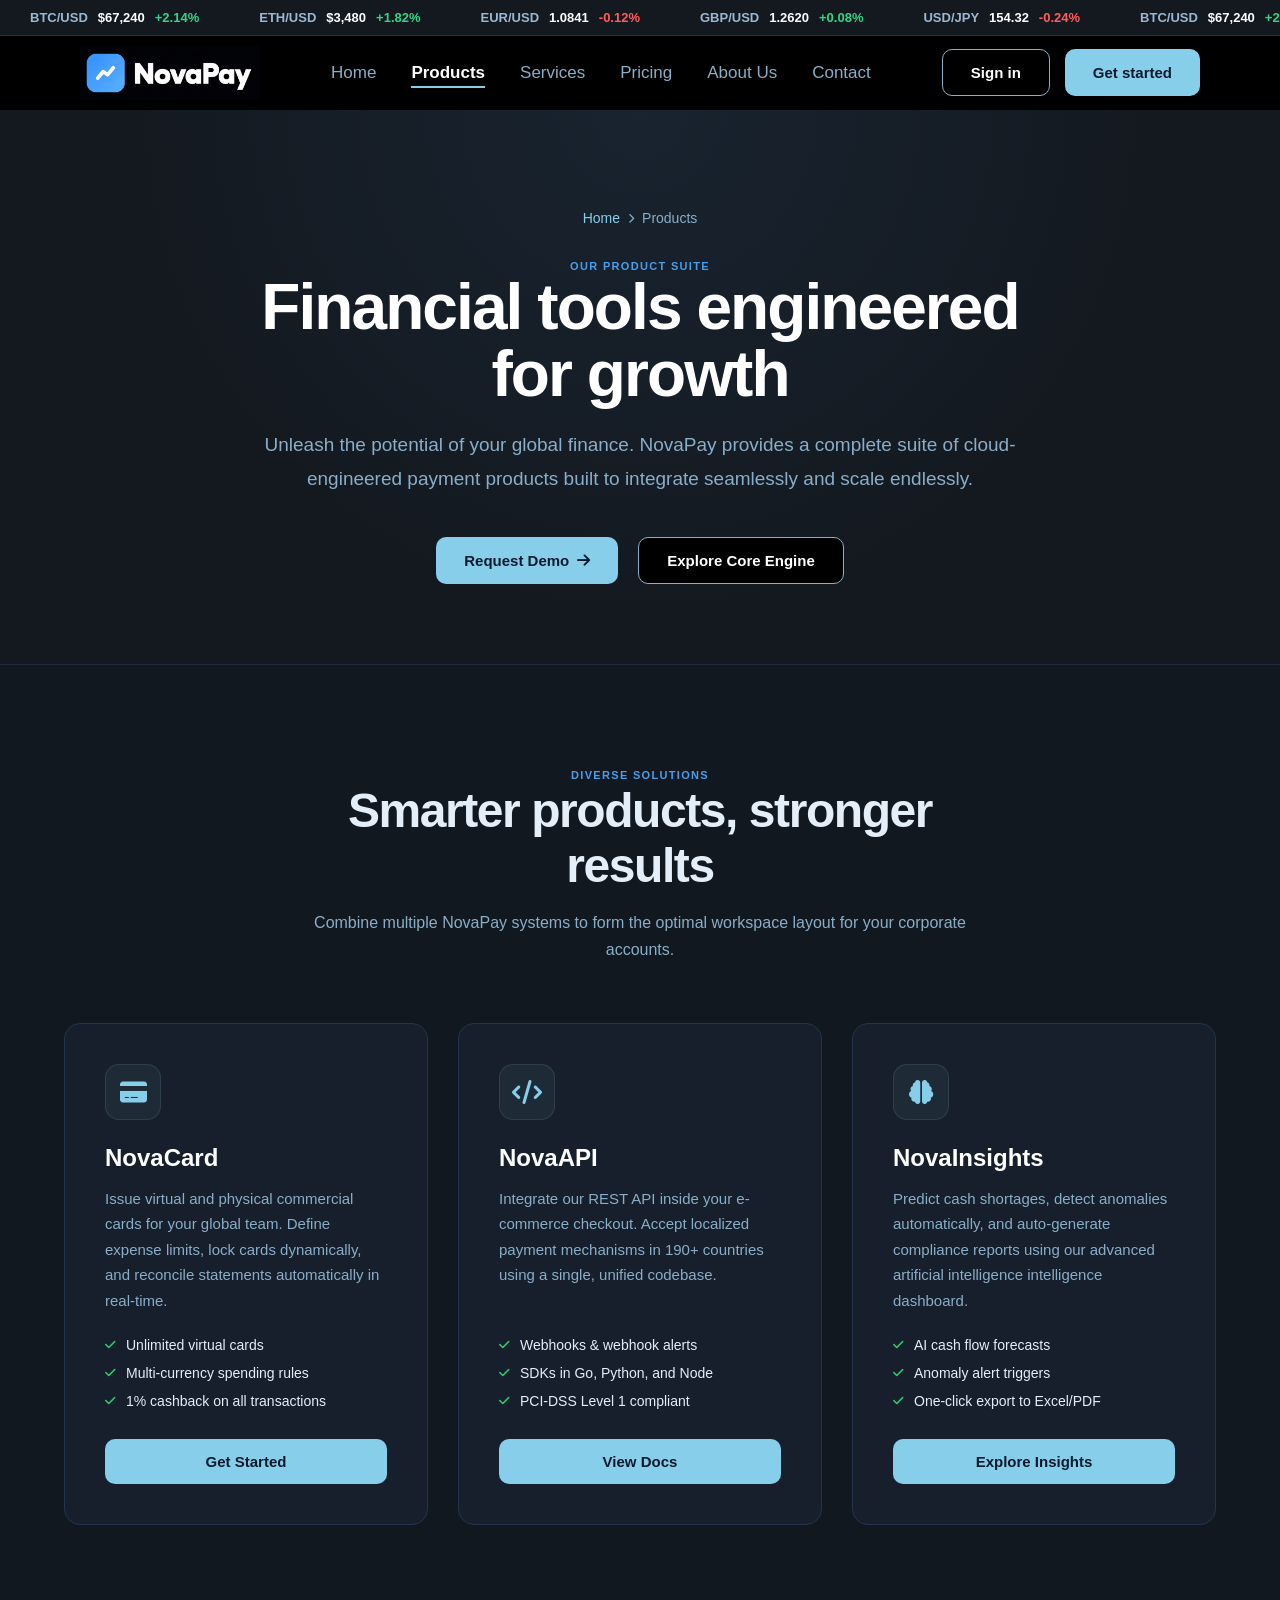
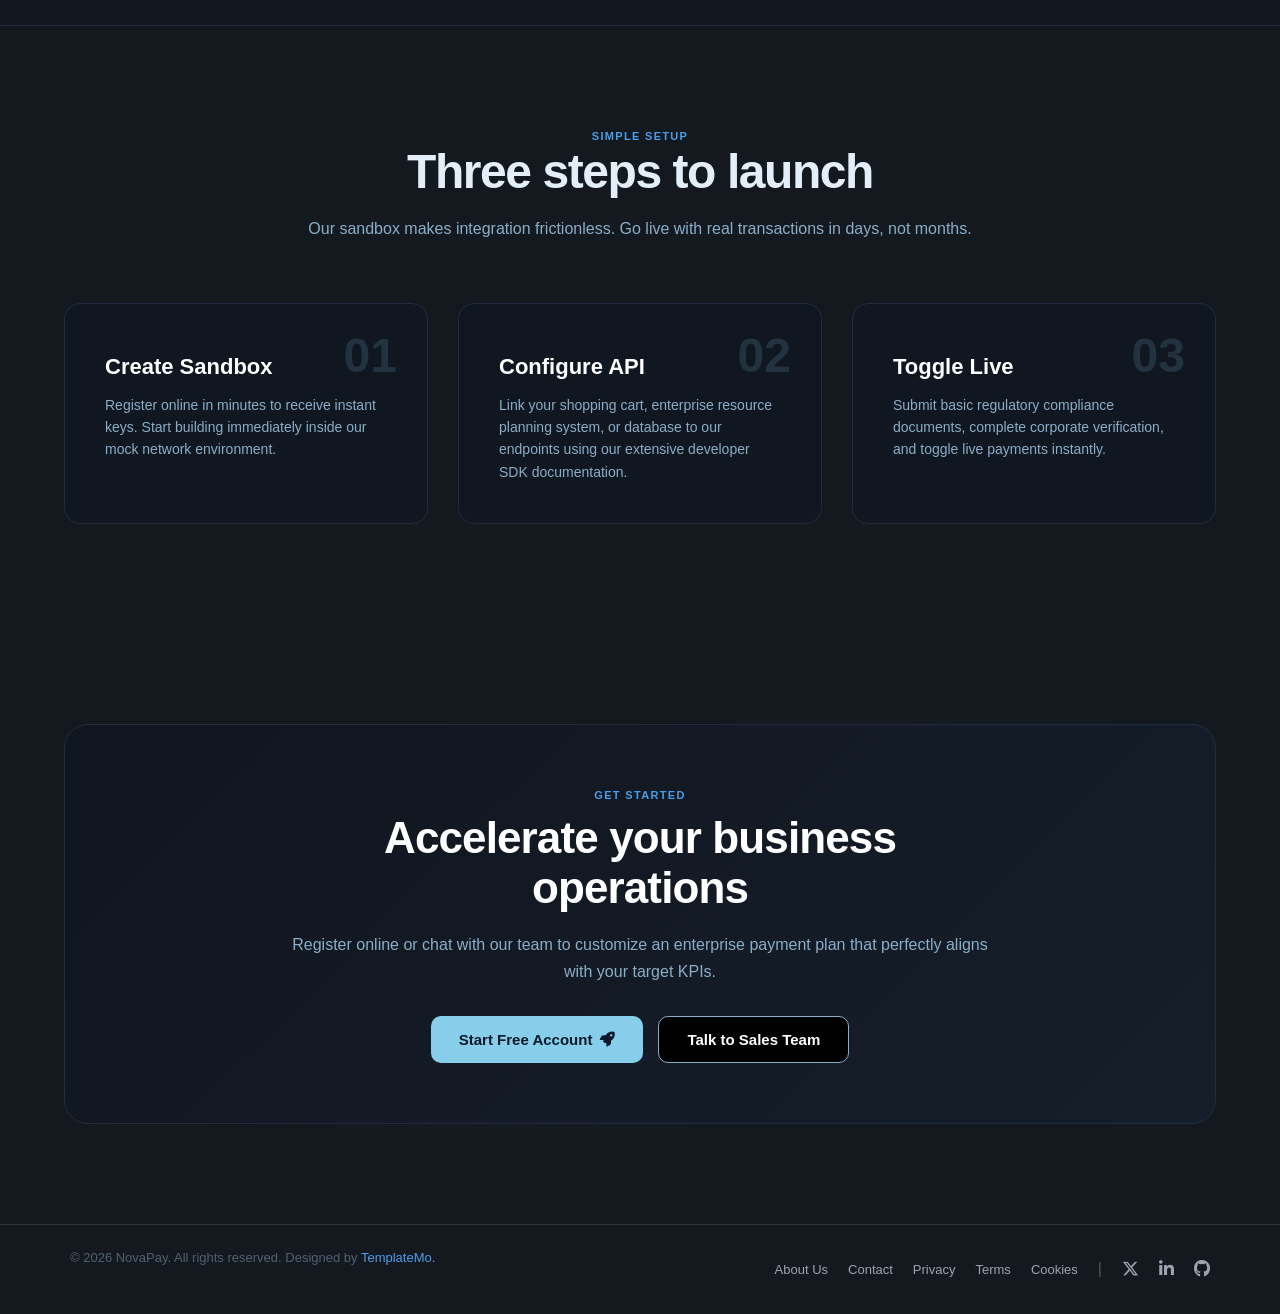
<file: products.html>
<!DOCTYPE html>
<html lang="en">

<head>
    <meta charset="UTF-8">
    <meta name="viewport" content="width=device-width, initial-scale=1.0">
    <title>Products | NovaPay</title>
    <link rel="stylesheet" href="style.css">
    <link rel="stylesheet" href="products.css">
    <link rel="stylesheet" href="https://cdnjs.cloudflare.com/ajax/libs/font-awesome/6.7.2/css/all.min.css">
</head>

<body>
    <div class="ticker">
        <div class="ticker-track">
            <div class="ticker-item">
                <span class="ticker-sym">BTC/USD</span>
                <span class="ticker-price">$67,240</span>
                <span class="ticker-up">+2.14%</span>
            </div>
            <div class="ticker-item">
                <span class="ticker-sym">ETH/USD</span>
                <span class="ticker-price">$3,480</span>
                <span class="ticker-up">+1.82%</span>
            </div>
            <div class="ticker-item">
                <span class="ticker-sym">EUR/USD</span>
                <span class="ticker-price">1.0841</span>
                <span class="ticker-down">-0.12%</span>
            </div>
            <div class="ticker-item">
                <span class="ticker-sym">GBP/USD</span>
                <span class="ticker-price">1.2620</span>
                <span class="ticker-up">+0.08%</span>
            </div>
            <div class="ticker-item">
                <span class="ticker-sym">USD/JPY</span>
                <span class="ticker-price">154.32</span>
                <span class="ticker-down">-0.24%</span>
            </div>
            <div class="ticker-item">
                <span class="ticker-sym">BTC/USD</span>
                <span class="ticker-price">$67,240</span>
                <span class="ticker-up">+2.14%</span>
            </div>
            <div class="ticker-item">
                <span class="ticker-sym">ETH/USD</span>
                <span class="ticker-price">$3,480</span>
                <span class="ticker-up">+1.82%</span>
            </div>
        </div>
    </div>

    <header>
        <div class="logo">
            <a href="index.html"><img src="images/novapay.png" alt="NovaPay Logo"></a>
        </div>
        <div class="menu-toggle" id="menuToggle">
            <i class="fa-solid fa-bars"></i>
        </div>
        <nav id="navbar">
            <ul>
                <li><a href="index.html">Home</a></li>
                <li><a href="products.html" class="active-nav">Products</a></li>
                <li><a href="services.html">Services</a></li>
                <li><a href="pricing.html">Pricing</a></li>
                <li><a href="about.html">About Us</a></li>
                <li><a href="contact.html">Contact</a></li>
                <li class="mobile-only-btn"><button class="btn-hero btn-hero--outline">Sign in</button></li>
                <li class="mobile-only-btn"><button class="btn-hero btn-hero--primary">Get started</button></li>
            </ul>
        </nav>
        <div class="buttons">
            <button class="btn-hero btn-hero--outline">Sign in</button>
            <button class="btn-hero btn-hero--primary">Get started</button>
        </div>
    </header>

    <section class="products-hero">
        <div class="products-hero-content">
            <div class="breadcrumbs">
                <a href="index.html">Home</a> <i class="fa-solid fa-chevron-right"></i> <span>Products</span>
            </div>
            <span class="section-tag">OUR PRODUCT SUITE</span>
            <h1>Financial tools engineered for <span>growth</span></h1>
            <p class="products-lead">Unleash the potential of your global finance. NovaPay provides a complete suite of cloud-engineered payment products built to integrate seamlessly and scale endlessly.</p>
            <div class="products-hero-actions">
                <a href="contact.html" class="btn-hero btn-hero--primary">Request Demo <i class="fa-solid fa-arrow-right"></i></a>
                <a href="index.html#platform" class="btn-hero btn-hero--outline">Explore Core Engine</a>
            </div>
        </div>
    </section>

    <section class="products-grid-section">
        <div class="container">
            <div class="section-header-centered">
                <span class="section-tag">DIVERSE SOLUTIONS</span>
                <h2>Smarter products, stronger results</h2>
                <p>Combine multiple NovaPay systems to form the optimal workspace layout for your corporate accounts.</p>
            </div>
            <div class="products-grid">
                <div class="product-card">
                    <div class="product-icon"><i class="fa-solid fa-credit-card"></i></div>
                    <h3>NovaCard</h3>
                    <p>Issue virtual and physical commercial cards for your global team. Define expense limits, lock cards dynamically, and reconcile statements automatically in real-time.</p>
                    <ul class="product-bullet-list">
                        <li><i class="fa-solid fa-check"></i> Unlimited virtual cards</li>
                        <li><i class="fa-solid fa-check"></i> Multi-currency spending rules</li>
                        <li><i class="fa-solid fa-check"></i> 1% cashback on all transactions</li>
                    </ul>
                    <a href="contact.html?subject=Product%20Inquiry:%20NovaCard" class="btn-hero btn-hero--primary product-btn">Get Started</a>
                </div>
                <div class="product-card">
                    <div class="product-icon"><i class="fa-solid fa-code"></i></div>
                    <h3>NovaAPI</h3>
                    <p>Integrate our REST API inside your e-commerce checkout. Accept localized payment mechanisms in 190+ countries using a single, unified codebase.</p>
                    <ul class="product-bullet-list">
                        <li><i class="fa-solid fa-check"></i> Webhooks & webhook alerts</li>
                        <li><i class="fa-solid fa-check"></i> SDKs in Go, Python, and Node</li>
                        <li><i class="fa-solid fa-check"></i> PCI-DSS Level 1 compliant</li>
                    </ul>
                    <a href="contact.html?subject=Product%20Inquiry:%20NovaAPI" class="btn-hero btn-hero--primary product-btn">View Docs</a>
                </div>
                <div class="product-card">
                    <div class="product-icon"><i class="fa-solid fa-brain"></i></div>
                    <h3>NovaInsights</h3>
                    <p>Predict cash shortages, detect anomalies automatically, and auto-generate compliance reports using our advanced artificial intelligence intelligence dashboard.</p>
                    <ul class="product-bullet-list">
                        <li><i class="fa-solid fa-check"></i> AI cash flow forecasts</li>
                        <li><i class="fa-solid fa-check"></i> Anomaly alert triggers</li>
                        <li><i class="fa-solid fa-check"></i> One-click export to Excel/PDF</li>
                    </ul>
                    <a href="contact.html?subject=Product%20Inquiry:%20NovaInsights" class="btn-hero btn-hero--primary product-btn">Explore Insights</a>
                </div>
            </div>
        </div>
    </section>

    <section class="products-integration">
        <div class="container">
            <div class="section-header-centered">
                <span class="section-tag">SIMPLE SETUP</span>
                <h2>Three steps to launch</h2>
                <p>Our sandbox makes integration frictionless. Go live with real transactions in days, not months.</p>
            </div>
            <div class="integration-steps">
                <div class="step-card">
                    <div class="step-num">01</div>
                    <h3>Create Sandbox</h3>
                    <p>Register online in minutes to receive instant keys. Start building immediately inside our mock network environment.</p>
                </div>
                <div class="step-card">
                    <div class="step-num">02</div>
                    <h3>Configure API</h3>
                    <p>Link your shopping cart, enterprise resource planning system, or database to our endpoints using our extensive developer SDK documentation.</p>
                </div>
                <div class="step-card">
                    <div class="step-num">03</div>
                    <h3>Toggle Live</h3>
                    <p>Submit basic regulatory compliance documents, complete corporate verification, and toggle live payments instantly.</p>
                </div>
            </div>
        </div>
    </section>

    <section class="products-demo-cta">
        <div class="demo-cta-inner">
            <div class="demo-cta-text">
                <span class="section-tag">GET STARTED</span>
                <h2>Accelerate your business operations</h2>
                <p>Register online or chat with our team to customize an enterprise payment plan that perfectly aligns with your target KPIs.</p>
                <div class="demo-cta-actions">
                    <a href="index.html" class="btn-hero btn-hero--primary">Start Free Account <i class="fa-solid fa-rocket"></i></a>
                    <a href="contact.html" class="btn-hero btn-hero--outline">Talk to Sales Team</a>
                </div>
            </div>
        </div>
    </section>

    <footer class="footer">
        <div class="footer-container">
            <div class="footer-left">
                <p>© 2026 NovaPay. All rights reserved. Designed by <span>TemplateMo.</span></p>
            </div>
            <div class="footer-right">
                <a href="about.html">About Us</a>
                <a href="contact.html">Contact</a>
                <a href="#">Privacy</a>
                <a href="#">Terms</a>
                <a href="#">Cookies</a>
                <span class="divider">|</span>
                <a href="#"><i class="fa-brands fa-x-twitter"></i></a>
                <a href="#"><i class="fa-brands fa-linkedin-in"></i></a>
                <a href="#"><i class="fa-brands fa-github"></i></a>
            </div>
        </div>
    </footer>
    <script src="global.js"></script>
</body>
</html>
</file>
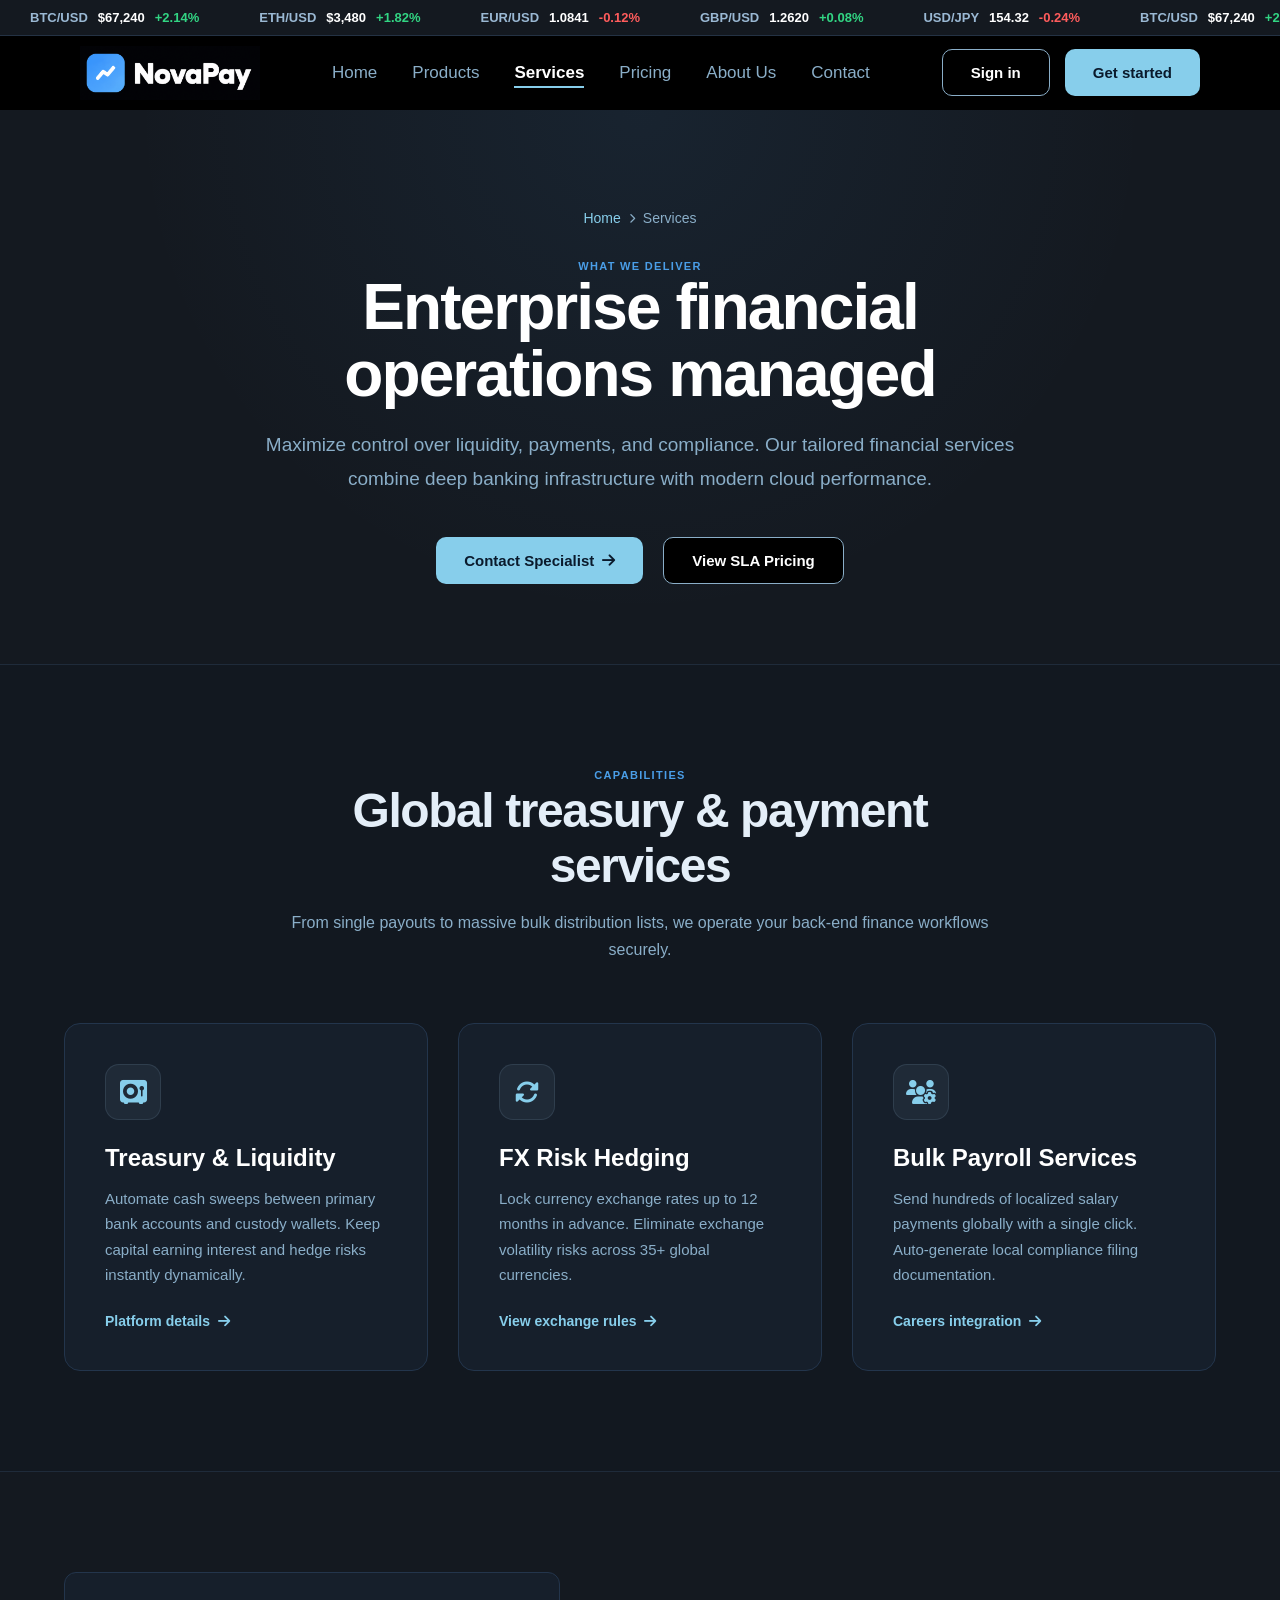
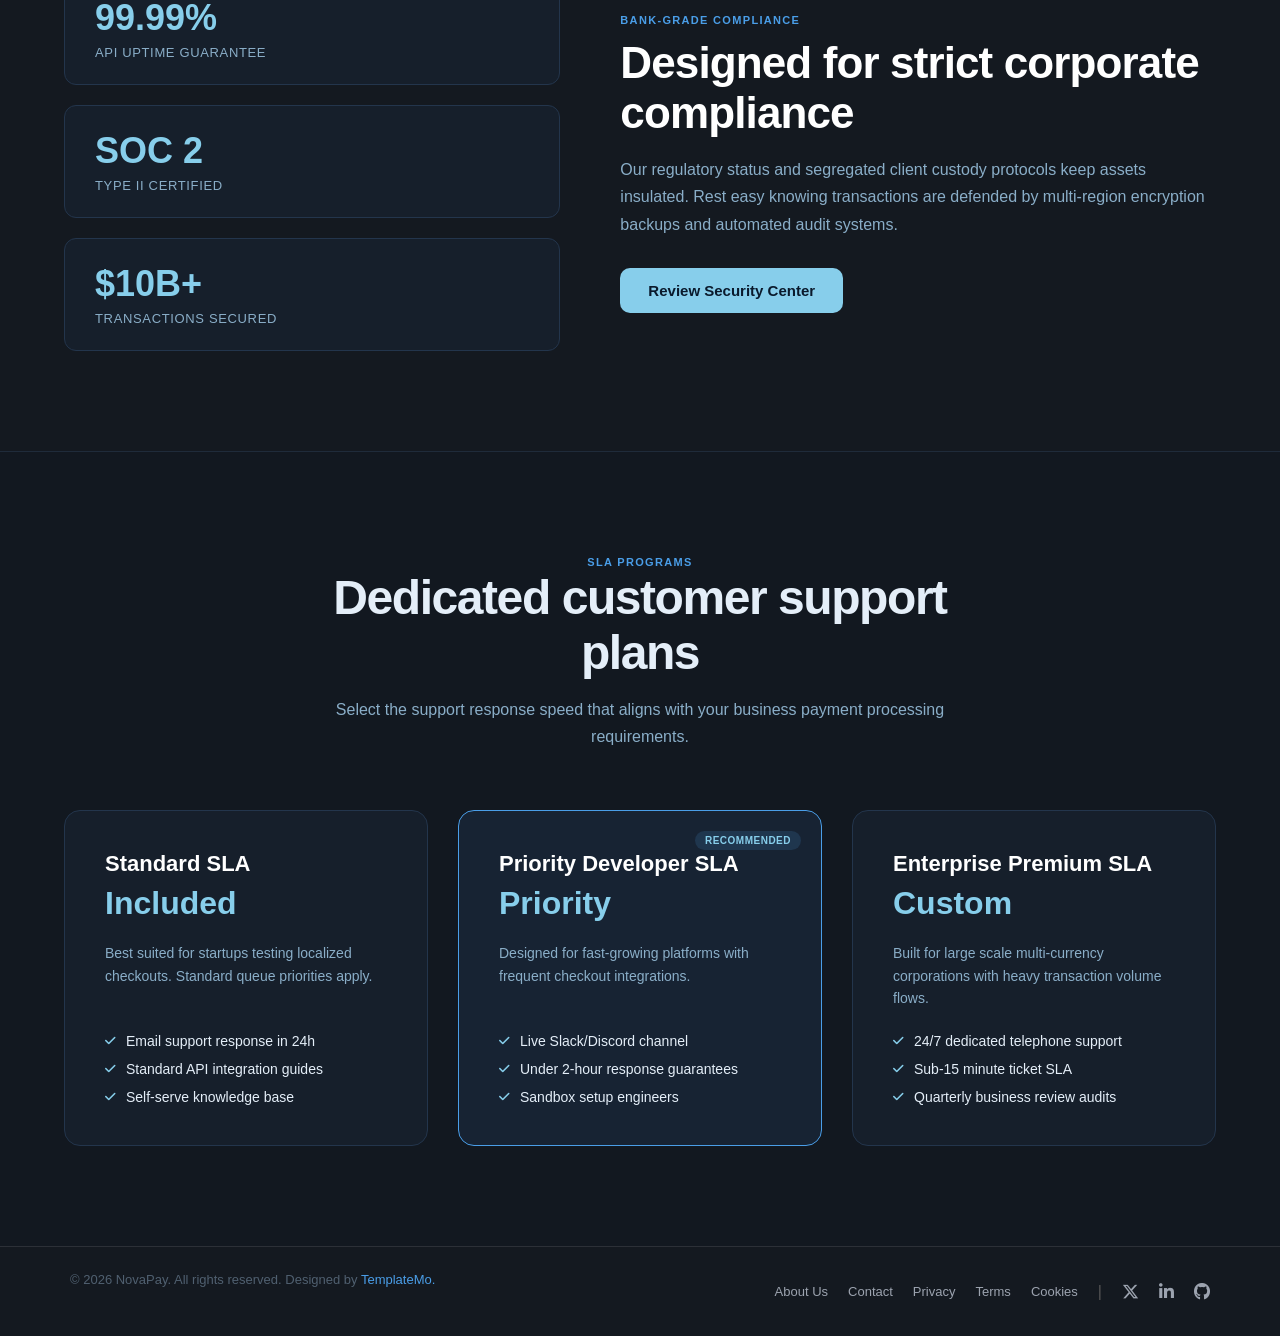
<file: services.html>
<!DOCTYPE html>
<html lang="en">

<head>
    <meta charset="UTF-8">
    <meta name="viewport" content="width=device-width, initial-scale=1.0">
    <title>Services | NovaPay</title>
    <link rel="stylesheet" href="style.css">
    <link rel="stylesheet" href="services.css">
    <link rel="stylesheet" href="https://cdnjs.cloudflare.com/ajax/libs/font-awesome/6.7.2/css/all.min.css">
</head>

<body>
    <div class="ticker">
        <div class="ticker-track">
            <div class="ticker-item">
                <span class="ticker-sym">BTC/USD</span>
                <span class="ticker-price">$67,240</span>
                <span class="ticker-up">+2.14%</span>
            </div>
            <div class="ticker-item">
                <span class="ticker-sym">ETH/USD</span>
                <span class="ticker-price">$3,480</span>
                <span class="ticker-up">+1.82%</span>
            </div>
            <div class="ticker-item">
                <span class="ticker-sym">EUR/USD</span>
                <span class="ticker-price">1.0841</span>
                <span class="ticker-down">-0.12%</span>
            </div>
            <div class="ticker-item">
                <span class="ticker-sym">GBP/USD</span>
                <span class="ticker-price">1.2620</span>
                <span class="ticker-up">+0.08%</span>
            </div>
            <div class="ticker-item">
                <span class="ticker-sym">USD/JPY</span>
                <span class="ticker-price">154.32</span>
                <span class="ticker-down">-0.24%</span>
            </div>
            <div class="ticker-item">
                <span class="ticker-sym">BTC/USD</span>
                <span class="ticker-price">$67,240</span>
                <span class="ticker-up">+2.14%</span>
            </div>
            <div class="ticker-item">
                <span class="ticker-sym">ETH/USD</span>
                <span class="ticker-price">$3,480</span>
                <span class="ticker-up">+1.82%</span>
            </div>
        </div>
    </div>

    <header>
        <div class="logo">
            <a href="index.html"><img src="images/novapay.png" alt="NovaPay Logo"></a>
        </div>
        <div class="menu-toggle" id="menuToggle">
            <i class="fa-solid fa-bars"></i>
        </div>
        <nav id="navbar">
            <ul>
                <li><a href="index.html">Home</a></li>
                <li><a href="products.html">Products</a></li>
                <li><a href="services.html" class="active-nav">Services</a></li>
                <li><a href="pricing.html">Pricing</a></li>
                <li><a href="about.html">About Us</a></li>
                <li><a href="contact.html">Contact</a></li>
                <li class="mobile-only-btn"><button class="btn-hero btn-hero--outline">Sign in</button></li>
                <li class="mobile-only-btn"><button class="btn-hero btn-hero--primary">Get started</button></li>
            </ul>
        </nav>
        <div class="buttons">
            <button class="btn-hero btn-hero--outline">Sign in</button>
            <button class="btn-hero btn-hero--primary">Get started</button>
        </div>
    </header>

    <section class="services-hero">
        <div class="services-hero-content">
            <div class="breadcrumbs">
                <a href="index.html">Home</a> <i class="fa-solid fa-chevron-right"></i> <span>Services</span>
            </div>
            <span class="section-tag">WHAT WE DELIVER</span>
            <h1>Enterprise financial operations <span>managed</span></h1>
            <p class="services-lead">Maximize control over liquidity, payments, and compliance. Our tailored financial services combine deep banking infrastructure with modern cloud performance.</p>
            <div class="services-hero-actions">
                <a href="contact.html" class="btn-hero btn-hero--primary">Contact Specialist <i class="fa-solid fa-arrow-right"></i></a>
                <a href="pricing.html" class="btn-hero btn-hero--outline">View SLA Pricing</a>
            </div>
        </div>
    </section>

    <section class="services-grid-section">
        <div class="container">
            <div class="section-header-centered">
                <span class="section-tag">CAPABILITIES</span>
                <h2>Global treasury & payment services</h2>
                <p>From single payouts to massive bulk distribution lists, we operate your back-end finance workflows securely.</p>
            </div>
            <div class="services-grid">
                <div class="service-card">
                    <div class="service-icon"><i class="fa-solid fa-vault"></i></div>
                    <h3>Treasury & Liquidity</h3>
                    <p>Automate cash sweeps between primary bank accounts and custody wallets. Keep capital earning interest and hedge risks instantly dynamically.</p>
                    <a href="index.html#platform" class="service-link">Platform details <i class="fa-solid fa-arrow-right"></i></a>
                </div>
                <div class="service-card">
                    <div class="service-icon"><i class="fa-solid fa-rotate"></i></div>
                    <h3>FX Risk Hedging</h3>
                    <p>Lock currency exchange rates up to 12 months in advance. Eliminate exchange volatility risks across 35+ global currencies.</p>
                    <a href="index.html#pricing" class="service-link">View exchange rules <i class="fa-solid fa-arrow-right"></i></a>
                </div>
                <div class="service-card">
                    <div class="service-icon"><i class="fa-solid fa-users-gear"></i></div>
                    <h3>Bulk Payroll Services</h3>
                    <p>Send hundreds of localized salary payments globally with a single click. Auto-generate local compliance filing documentation.</p>
                    <a href="about.html#careers" class="service-link">Careers integration <i class="fa-solid fa-arrow-right"></i></a>
                </div>
            </div>
        </div>
    </section>

    <section class="services-security">
        <div class="container">
            <div class="services-security-inner">
                <div class="security-stats-box">
                    <div class="stat-item">
                        <span class="stat-number">99.99%</span>
                        <span class="stat-label">API Uptime Guarantee</span>
                    </div>
                    <div class="stat-item">
                        <span class="stat-number">SOC 2</span>
                        <span class="stat-label">Type II Certified</span>
                    </div>
                    <div class="stat-item">
                        <span class="stat-number">$10B+</span>
                        <span class="stat-label">Transactions Secured</span>
                    </div>
                </div>
                <div class="security-text-box">
                    <span class="section-tag">BANK-GRADE COMPLIANCE</span>
                    <h2>Designed for strict corporate compliance</h2>
                    <p>Our regulatory status and segregated client custody protocols keep assets insulated. Rest easy knowing transactions are defended by multi-region encryption backups and automated audit systems.</p>
                    <a href="index.html#security" class="btn-hero btn-hero--primary">Review Security Center</a>
                </div>
            </div>
        </div>
    </section>

    <section class="services-sla">
        <div class="container">
            <div class="section-header-centered">
                <span class="section-tag">SLA PROGRAMS</span>
                <h2>Dedicated customer support plans</h2>
                <p>Select the support response speed that aligns with your business payment processing requirements.</p>
            </div>
            <div class="sla-grid">
                <div class="sla-card">
                    <h3>Standard SLA</h3>
                    <span class="sla-price">Included</span>
                    <p>Best suited for startups testing localized checkouts. Standard queue priorities apply.</p>
                    <ul class="sla-features">
                        <li><i class="fa-solid fa-check"></i> Email support response in 24h</li>
                        <li><i class="fa-solid fa-check"></i> Standard API integration guides</li>
                        <li><i class="fa-solid fa-check"></i> Self-serve knowledge base</li>
                    </ul>
                </div>
                <div class="sla-card active">
                    <span class="sla-badge">RECOMMENDED</span>
                    <h3>Priority Developer SLA</h3>
                    <span class="sla-price">Priority</span>
                    <p>Designed for fast-growing platforms with frequent checkout integrations.</p>
                    <ul class="sla-features">
                        <li><i class="fa-solid fa-check"></i> Live Slack/Discord channel</li>
                        <li><i class="fa-solid fa-check"></i> Under 2-hour response guarantees</li>
                        <li><i class="fa-solid fa-check"></i> Sandbox setup engineers</li>
                    </ul>
                </div>
                <div class="sla-card">
                    <h3>Enterprise Premium SLA</h3>
                    <span class="sla-price">Custom</span>
                    <p>Built for large scale multi-currency corporations with heavy transaction volume flows.</p>
                    <ul class="sla-features">
                        <li><i class="fa-solid fa-check"></i> 24/7 dedicated telephone support</li>
                        <li><i class="fa-solid fa-check"></i> Sub-15 minute ticket SLA</li>
                        <li><i class="fa-solid fa-check"></i> Quarterly business review audits</li>
                    </ul>
                </div>
            </div>
        </div>
    </section>

    <footer class="footer">
        <div class="footer-container">
            <div class="footer-left">
                <p>© 2026 NovaPay. All rights reserved. Designed by <span>TemplateMo.</span></p>
            </div>
            <div class="footer-right">
                <a href="about.html">About Us</a>
                <a href="contact.html">Contact</a>
                <a href="#">Privacy</a>
                <a href="#">Terms</a>
                <a href="#">Cookies</a>
                <span class="divider">|</span>
                <a href="#"><i class="fa-brands fa-x-twitter"></i></a>
                <a href="#"><i class="fa-brands fa-linkedin-in"></i></a>
                <a href="#"><i class="fa-brands fa-github"></i></a>
            </div>
        </div>
    </footer>
    <script src="global.js"></script>
</body>
</html>
</file>
<file: style.css>
html {
    scroll-behavior: smooth;
}

* {
    margin: 0px;
    padding: 0px;
    box-sizing: border-box;
    font-family: Arial, sans-serif;
}

body {
    background-color: #141920;
    color: white;
}


.ticker {
    width: 100%;
    height: 36px;
    background: #141920;
    border-bottom: 1px solid #243244;
    overflow: hidden;
    display: flex;
    align-items: center;
}

.ticker-track {
    display: flex;
    align-items: center;
    width: max-content;
    animation: ticker 25s linear infinite;
}

.ticker:hover .ticker-track {
    animation-play-state: paused;
}

.ticker-item {
    display: flex;
    align-items: center;
    gap: 10px;
    padding: 0 30px;
    white-space: nowrap;
    font-size: 13px;
}

.ticker-sym {
    color: #9ab8d3;
    font-weight: 600;
}

.ticker-price {
    color: #fff;
    font-weight: 600;
}

.ticker-up {
    color: #32d583;
    font-weight: 600;
}

.ticker-down {
    color: #ff5c5c;
    font-weight: 600;
}

@keyframes ticker {
    from {
        transform: translateX(0);
    }

    to {
        transform: translateX(-50%);
    }
}



header {
    display: flex;
    justify-content: space-between;
    align-items: center;
    padding: 10px 80px;
    position: sticky;
    top: 0;
    z-index: 1000;
    background: #000;
}

.logo img {
    width: 180px;
    height: auto;
    display: block;
}

nav ul {
    display: flex;
    list-style: none;
    gap: 35px;
}

nav ul li a {
    color: #8aaec8;
    text-decoration: none;
    font-size: 17px;
}

nav ul li a:hover {
    color: white;
}

.buttons {
    display: flex;
    gap: 15px;
}

.menu-toggle {
    display: none;
}

.mobile-only-btn {
    display: none;
}



.hero {
    display: flex;
    justify-content: space-between;
    align-items: flex-end;
    
    gap: 40px;
    padding: 85px;
}

.left-badge {
    width: 50%;
}

h1 {
    font-family: 'Outfit', sans-serif;
    font-size: clamp(40px, 5vw, 68px);
    font-weight: 800;
    line-height: 1.05;
    margin-bottom: 24px;
    letter-spacing: -.03em;
}

.hero h1 span {
    color: skyblue;
    font-family: 'Outfit', sans-serif;
    font-weight: 800;
    line-height: 1.05;
}

p {
    align-items: center;
    gap: 8px;
    color: skyblue;
    font-size: 12px;
    margin-bottom: 24px;
}

.para {
    font-family: 'DM Sans', sans-serif;
    font-size: 17px;
    line-height: 1.7;
    max-width: 460px;
    margin-bottom: 36px;
    font-weight: 300;
    color: #8aaec8;
}

.hero-avtars {
    color: skyblue;
    font-size: 10px;
    margin-top: 60px;
}



.btn-hero {
    border: none;
    color: #0A1A2C;
    font-family: 'DM Sans', sans-serif;
    font-size: 15px;
    font-weight: 600;
    padding: 14px 28px;
    border-radius: 10px;
    cursor: pointer;
    transition: background .6s cubic-bezier(.4, 0, .2, 1), transform .6s cubic-bezier(.4, 0, .2, 1), box-shadow .6s cubic-bezier(.4, 0, .2, 1);
    text-decoration: none;
    display: inline-flex;
    align-items: center;
    gap: 8px;
}

.btn-hero--primary {
    background: skyblue;
}

.btn-hero--primary:hover {
    box-shadow: 0 0 20px rgb(8, 61, 75);
    transform: translate(3px);
}

.btn-hero--outline {
    background: #000;
    color: white;
    border: 1px solid #8aaec8;
}

.btn-hero--outline:hover {
    color: skyblue;
    border: 1px solid skyblue;
    box-shadow: 0 0 20px rgb(8, 61, 75);
    transform: translate(2px);
}



.heading-line {
    border-bottom: 1px solid #2f3f4f;
    border-top: 1px solid #2f3f4f;
    padding: 30px 20px;
    width: 100%;
    overflow: hidden;
}

.trust {
    text-align: center;
    font-size: 11px;
    font-weight: 600;
    letter-spacing: .12em;
    text-transform: uppercase;
    color: skyblue;
    padding: 20px;
}

.moving {
    display: inline-flex;
    white-space: nowrap;
    animation: rightTOLeft 30s linear infinite;
    font-family: 'Outfit', sans-serif;
    font-size: 15px;
    font-weight: 700;
    color: #2f3f4f;
    gap: 60px;
}

.moving span {
    padding: 0 35px;
    border-right: 1px solid #2f3f4f;
}

.moving span:last-child {
    border-right: 1px solid #2f3f4f;
}

@keyframes rightTOLeft {
    from {
        transform: translateX(100%);
    }

    to {
        transform: translateX(-100%);
    }
}



h5 {
    padding: 20px;
    color: skyblue;
    text-align: center;
    font-size: 11px;
    font-weight: 600;
    letter-spacing: .12em;
}

.second-page h1 {
    text-align: center;
    font-family: 'Outfit', sans-serif;
    font-size: clamp(32px, 4vw, 48px);
    font-weight: 800;
    letter-spacing: -.03em;
    line-height: 1.1;
    margin-bottom: 16px;
    color: #E4EEF8;
}

.second-page p {
    text-align: center;
    color: #8aaec8;
    font-size: 16px;
    font-weight: 300;
}

.hero-trust {
    display: flex;
    align-items: center;
    gap: 18px;
    margin-top: 40px;
}

.hero-avatars {
    display: flex;
    align-items: center;
}

.hero-avatars span {
    width: 32px;
    height: 32px;
    border-radius: 50%;
    background: #162338;
    color: #69a8ff;
    display: flex;
    justify-content: center;
    align-items: center;
    font-size: 12px;
    font-weight: 600;
    border: 2px solid #0d1117;
    margin-left: -10px;
    cursor: pointer;
    transition: 0.3s;
}


.hero-avatars span:first-child {
    margin-left: 0;
}



.hero-trust-text {
    color: #9aa4b2;
    font-size: 14px;
    margin: 0;
    font-family: sans-serif;
}

.hero-trust-text strong {
    color: #ffffff;
    font-weight: 700;
}

.right-badge img {
    width: 100%;
    max-width: 700px;
    height: auto;
}

.image-grid {
    width: 90%;
    margin: 80px auto;
    display: grid;
    grid-template-columns: repeat(4, 1fr);
    
    gap: 20px;
}

.image-box {
    overflow: hidden;
    border-radius: 15px;
}

.image-box img {
    width: 100%;
    height: 250px;
    object-fit: cover;
    display: block;
    border-radius: 15px;
    transition: 0.3s ease;
}

.image-box img:hover {
    transform: scale(1.05);
}

.features {
    width: 90%;
    margin: 100px auto;
    display: flex;
    gap: 70px;
    align-items: flex-start;
}

.left-side {
    flex: 1;
    display: flex;
    flex-direction: column;
    gap: 22px;
}

.right-side {
    flex: 1;
    display: flex;
    justify-content: center;
    align-items: flex-start;
}

.right-side img {
    width: 100%;
    max-width: 620px;
    border-radius: 22px;
}

.card {
    background: #111821;
    border: 1px solid #254b82;
    border-radius: 18px;
    padding: 28px;
    transition: .35s;
}

.card:hover {
    transform: translateY(-6px);
    border-color: #4c93ff;
    box-shadow: 0 15px 40px rgba(45, 122, 255, .15);
}

.card.active {
    border-color: #4c93ff;
    background: #162131;
}

.icon {
    width: 48px;
    height: 48px;
    border-radius: 12px;
    border: 1px solid #2d5aa7;
    background: #18283b;
    display: flex;
    align-items: center;
    justify-content: center;
    color: #56a8ff;
    font-size: 20px;
    margin-bottom: 22px;
}

.card h3 {
    color: #fff;
    font-size: 26px;
    font-weight: 700;
    margin-bottom: 14px;
}

.card p {
    color: #97a6ba;
    font-size: 15px;
    line-height: 1.8;
    margin-bottom: 22px;
}

.tags {
    display: flex;
    gap: 10px;
    flex-wrap: wrap;
}

.tags span {
    background: #16283d;
    border: 1px solid #2b5b96;
    color: #7ebcff;
    padding: 7px 14px;
    border-radius: 50px;
    font-size: 12px;
    font-weight: 500;
}

.dashboard-section {
    width: 90%;
    max-width: 1200px;
    margin: 120px auto;
    text-align: center;
}

.section-heading {
    max-width: 700px;
    margin: 0 auto 60px;
}

.section-heading .subtitle {
    color: #3ea6ff;
    font-size: 13px;
    font-weight: 700;
    letter-spacing: 2px;
    text-transform: uppercase;
}

.section-heading h2 {
    color: #fff;
    font-size: 64px;
    font-weight: 700;
    margin: 18px 0;
    line-height: 1.1;
}

.section-heading p {
    color: #8b9cb3;
    font-size: 20px;
    line-height: 1.8;
}

.dashboard-card {
    background: #10161f;
    border: 1px solid #214b87;
    border-radius: 24px;
    overflow: hidden;
    box-shadow: 0 30px 80px rgba(0, 0, 0, .35);
    transition: .35s;
}

.dashboard-card:hover {
    transform: translateY(-8px);
    border-color: #4a90ff;
}

.dashboard-card img {
    width: 100%;
    display: block;
}


.pricing span h5 {
    display: block;
    color: #4a9ee8;
    letter-spacing: .12em;
    font-size: 11px;
    font-weight: 600;
    margin-bottom: 16px;
    font-family: 'DM Sans', sans-serif;
}

.pricing span h1 {
    text-align: center;
    display: block;
    color: #e4eef8;
    font-family: 'Outfit', sans-serif;
    font-size: clamp(32px, 4vw, 48px);
    font-weight: 800;
    margin-bottom: 16px;
}

.pricing span p {
    text-align: center;
    color: #8aaec8;
    font-size: 16px;
    font-weight: 300;
    line-height: 1.7;
}




.billing-toggle {
    display: flex;
    align-items: center;
    justify-content: center;
    gap: 12px;
    margin: 32px 0 48px;
}

.toggle-text {
    color: #8aaec8;
    font-size: 14px;
    font-weight: 500;
    font-family: 'DM Sans', sans-serif;
    transition: color 0.3s;
}

.billing-toggle:has(#billingToggle:not(:checked)) #monthlyLabel,
.billing-toggle:has(#billingToggle:checked) #annualLabel {
    color: #e4eef8;
}

.switch {
    position: relative;
    display: inline-block;
    width: 52px;
    height: 28px;
    flex-shrink: 0;
}

.switch input {
    opacity: 0;
    width: 0;
    height: 0;
}

.slider {
    position: absolute;
    cursor: pointer;
    inset: 0;
    background: #1a3a5c;
    border: 1px solid #2a6aaa;
    border-radius: 34px;
    transition: 0.3s;
}

.slider::before {
    content: "";
    position: absolute;
    height: 20px;
    width: 20px;
    left: 3px;
    bottom: 3px;
    background: #e4eef8;
    border-radius: 50%;
    transition: 0.3s;
}

input:checked+.slider {
    background: #2a6aaa;
}

input:checked+.slider::before {
    transform: translateX(24px);
}

.toggle-save {
    display: inline-block;
    padding: 4px 10px;
    border-radius: 999px;
    background: rgba(46, 204, 113, 0.15);
    color: #2ecc71;
    font-size: 12px;
    font-weight: 600;
    font-family: 'DM Sans', sans-serif;
}

.image {
    display: flex;
    justify-content: center;
    gap: 20px;
    flex-wrap: wrap;
}

.image img {
    width: 300px;
    height: 600px;
    object-fit: contain;
}

img:hover {
    transform: translate(-10px);
    transition: 0.3s;
}



.h5 {
    display: inline-block;
    font-size: 11px;
    font-weight: 600;
    letter-spacing: .12em;
    text-transform: uppercase;
    color: #4a9ee8;
    margin-bottom: 16px;
}

.fourth {
    margin-left: 220px;
}

.h1 {
    font-family: 'Outfit', sans-serif;
    font-size: clamp(32px, 4vw, 48px);
    font-weight: 800;
    letter-spacing: -.03em;
    line-height: 1.1;
    margin-bottom: 16px;
    color: #e4eef8;
}

.para1 {
    font-size: 16px;
    color: #8aaec8;
    font-weight: 300;
    line-height: 1.7;
    display: block;
    margin-block-start: 1em;
    margin-block-end: 1em;
    margin-inline-start: 0px;
    margin-inline-end: 0px;
    unicode-bidi: isolate;
}


.btn-1 {
    border-radius: 60px;
    font-size: 15px;
    font-weight: 400;
    padding: 14px 28px;
    border-radius: 10px;
    cursor: pointer;
    transition: border-color .5s var(--silk), color .5s var(--silk);
    text-decoration: none;
    color: #e4eef8;
    border: 1px solid #2a4060;
    background: transparent;
}

.btn-1:hover {
    border-color: 2 px solid #4a9ee8;
    color: #4a9ee8;
}

.left-1 {
    display: flex;
    align-items: center;
    justify-content: flex-end;
}


.security {
    width: 90%;
    max-width: 1300px;
    margin: 120px auto;
}

.security-inner {
    display: flex;
    align-items: center;
    gap: 60px;
}

.security-text {
    flex: 1;
}

.security-grid {
    flex: 1;
    display: grid;
    grid-template-columns: repeat(2, 1fr);
    gap: 20px;
}

.sec-img-box {
    border-radius: 16px;
    overflow: hidden;
    
    background: #10161f;
    transition: .35s;
}



.sec-img-box img {
    width: 100%;
    height: 180px;
    object-fit: cover;
    display: block;
}


.testimonials-section {
    width: 90%;
    max-width: 1300px;
    margin: 120px auto;
}

.section-tag {
    color: #4a9ee8;
    font-size: 11px;
    font-weight: 600;
    letter-spacing: .12em;
    text-transform: uppercase;
    margin-bottom: 16px;
}

.section-title {
    font-family: 'Outfit', sans-serif;
    font-size: clamp(32px, 4vw, 48px);
    font-weight: 800;
    color: #e4eef8;
    margin-bottom: 20px;
}


.testi-track-wrap {
    overflow: hidden;
    margin-top: 60px;
    -webkit-mask-image: linear-gradient(to right, transparent, #000 8%, #000 92%, transparent);
    mask-image: linear-gradient(to right, transparent, #000 8%, #000 92%, transparent);
}

.testi-track {
    display: flex;
    gap: 24px;
    width: max-content;
    animation: testiScroll 40s linear infinite;
}

@keyframes testiScroll {
    from {
        transform: translateX(0);
    }

    to {
        transform: translateX(-50%);
    }
}

.testi-card {
    flex: 0 0 320px;
    background: #10161f;
    border: 1px solid #214b87;
    border-radius: 18px;
    padding: 26px;
    transition: .35s;
}

.testi-card:hover {
    transform: translateY(-6px);
    border-color: #4a9ee8;
    box-shadow: 0 15px 40px rgba(45, 122, 255, .15);
}

.testi-stars {
    display: flex;
    gap: 4px;
    margin-bottom: 16px;
}

.testi-stars svg {
    width: 16px;
    height: 16px;
    fill: #4a9ee8;
}

.testi-quote {
    color: #b9c7d8;
    font-size: 15px;
    line-height: 1.7;
    font-style: italic;
    margin-bottom: 24px;
}

.testi-author {
    display: flex;
    align-items: center;
    gap: 12px;
}

.testi-avatar {
    width: 40px;
    height: 40px;
    border-radius: 50%;
    background: #16283d;
    border: 1px solid #2b5b96;
    color: #7ebcff;
    display: flex;
    align-items: center;
    justify-content: center;
    font-size: 13px;
    font-weight: 700;
    flex-shrink: 0;
}

.testi-name {
    color: #fff;
    font-size: 14px;
    font-weight: 700;
}

.testi-role {
    color: #8aaec8;
    font-size: 13px;
}


#testiToggle {
    background: #111821;
    border: 1px solid #4a9ee8;
    color: #4a9ee8;
    padding: 10px 18px;
    border-radius: 24px;
    cursor: pointer;
    display: flex;
    align-items: center;
    gap: 8px;
    font-family: "DM Sans", sans-serif;
    font-size: 13px;
    font-weight: 500;
    transition: border-color .5s ease, color .5s ease;
}

#testiToggle:hover {
    border-color: #7ebcff;
    color: #7ebcff;
}


.app-section {
    width: 90%;
    max-width: 1300px;
    margin: 120px auto;
}

.app-inner {
    display: flex;
    justify-content: space-between;
    align-items: center;
    gap: 60px;
}

.section-sub {
    color: #8aaec8;
    font-size: 16px;
    font-weight: 300;
    line-height: 1.7;
    max-width: 460px;
    margin-bottom: 32px;
}

.app-btns {
    display: flex;
    flex-wrap: wrap;
    gap: 14px;
}

.app-store-btn {
    display: flex;
    align-items: center;
    gap: 12px;
    background: #10161f;
    border: 1px solid #254b82;
    border-radius: 12px;
    padding: 12px 18px;
    text-decoration: none;
    transition: .3s;
}

.app-store-btn:hover {
    border-color: #4a9ee8;
    transform: translateY(-3px);
}

.app-store-btn-info {
    display: flex;
    flex-direction: column;
}

.app-store-btn-sub {
    color: #8aaec8;
    font-size: 11px;
}

.app-store-btn-name {
    color: #fff;
    font-size: 15px;
    font-weight: 700;
}


.phone-wrap {
    display: flex;
    justify-content: center;
    align-items: center;
}

.phone-frame {
    width: 280px;
    background: #10161f;
    border: 2px solid #254b82;
    border-radius: 40px;
    padding: 10px;
    box-shadow: 0 20px 50px rgba(0, 0, 0, .4);
}

.phone-frame img {
    width: 100%;
    aspect-ratio: 9 / 19.5;
    object-fit: cover;
    border-radius: 30px;
    display: block;
}


@media (max-width: 900px) {
    .app-inner {
        flex-direction: column;
        text-align: center;
    }

    .app-btns {
        justify-content: center;
    }
}


.faq-section {
    width: 90%;
    max-width: 900px;
    margin: 120px auto;
}

.faq-header {
    display: flex;
    align-items: flex-end;
    justify-content: space-between;
    flex-wrap: wrap;
    gap: 12px;
    margin-bottom: 50px;
}

#faqToggleAll {
    background: transparent;
    border: 1px solid #254b82;
    color: #8aaec8;
    font-family: 'DM Sans', sans-serif;
    font-size: 13px;
    font-weight: 500;
    padding: 8px 16px;
    border-radius: 8px;
    cursor: pointer;
    display: flex;
    align-items: center;
    gap: 7px;
    transition: .3s;
    white-space: nowrap;
}

#faqToggleAll:hover {
    border-color: #4a9ee8;
    color: #4a9ee8;
}

#faqToggleIcon {
    transition: transform .3s;
}

.faq-list {
    display: flex;
    flex-direction: column;
    gap: 16px;
}

.faq-item {
    background: #10161f;
    border: 1px solid #1c2b3d;
    border-radius: 14px;
    overflow: hidden;
    transition: border-color .3s;
}

.faq-item.open {
    border-color: #4a9ee8;
}

.faq-q {
    display: flex;
    align-items: center;
    justify-content: space-between;
    padding: 22px 24px;
    cursor: pointer;
}

.faq-q-text {
    color: #fff;
    font-size: 15px;
    font-weight: 600;
}

.faq-chevron {
    width: 18px;
    height: 18px;
    fill: none;
    stroke: #8aaec8;
    stroke-width: 2;
    stroke-linecap: round;
    stroke-linejoin: round;
    flex-shrink: 0;
    transition: transform .3s;
}

.faq-item.open .faq-chevron {
    transform: rotate(180deg);
    stroke: #4a9ee8;
}

.faq-a {
    max-height: 0;
    overflow: hidden;
    padding: 0 24px;
    color: #8aaec8;
    font-size: 14px;
    line-height: 1.7;
    transition: max-height .35s ease, padding .35s ease;
}

.faq-item.open .faq-a {
    max-height: 300px;
    padding: 0 24px 22px;
}




.footer {
    border-top: 1px solid rgba(255, 255, 255, 0.1);
    padding: 25px 70px;
    background: #141920;
}

.footer-container {
    display: flex;
    justify-content: space-between;
    align-items: center;
    flex-wrap: wrap;
}

.footer-left p {
    color: #506070;
    font-size: 13px;
}

.footer-left span {
    color: #4a9ee8;
}

.footer-right {
    display: flex;
    align-items: center;
    gap: 20px;
}

.footer-right a {
    color: #9ca3af;
    text-decoration: none;
    font-size: 13px;
    transition: .3s;
}

.footer-right a:hover {
    color: #4f7cff;
}

.footer-right i {
    font-size: 17px;
}

.divider {
    color: #555;
}








@media screen and (max-width:768px){

    body{
        overflow-x: hidden;
    }

    
    header {
        flex-direction: row;
        justify-content: space-between;
        align-items: center;
        padding: 15px 30px;
        gap: 0;
        position: relative;
    }

    .logo img {
        width: 140px;
    }

    .menu-toggle {
        display: block;
        font-size: 24px;
        color: white;
        cursor: pointer;
        z-index: 1001;
        transition: color 0.3s;
    }

    .menu-toggle:hover {
        color: skyblue;
    }

    nav {
        display: none;
        position: absolute;
        top: 100%;
        left: 0;
        width: 100%;
        background: rgba(20, 25, 32, 0.98);
        backdrop-filter: blur(10px);
        -webkit-backdrop-filter: blur(10px);
        border-bottom: 1px solid #1f2b3a;
        padding: 30px 20px;
        z-index: 1000;
        box-shadow: 0 10px 25px rgba(0, 0, 0, 0.5);
    }

    nav.active {
        display: block;
    }

    nav ul {
        flex-direction: column;
        align-items: center;
        gap: 24px;
        width: 100%;
    }

    nav ul li a {
        font-size: 19px;
        display: block;
        padding: 6px 0;
    }

    .mobile-only-btn {
        display: block;
        width: 100%;
        max-width: 300px;
        text-align: center;
        margin-top: 10px;
    }

    .buttons {
        display: none !important;
    }

    
    .hero{
        flex-direction:column;
        align-items:center;
        text-align:center;
        padding:40px 20px;
        gap:30px;
    }

    .left-badge,
    .right-badge{
        width:100%;
    }

    .para{
        max-width:100%;
    }

    .right-badge img{
        width:100%;
        max-width:350px;
    }

    .hero-trust{
        justify-content:center;
        flex-wrap:wrap;
    }

    
    .moving{
        font-size:14px;
        gap:30px;
    }

    
    .image-grid{
        grid-template-columns:1fr;
        width:95%;
    }

    .image-box img{
        height:auto;
    }

    
    .features{
        flex-direction:column;
        gap:30px;
        width:95%;
    }

    .left-side,
    .right-side{
        width:100%;
    }

    .right-side img{
        width:100%;
    }

    
    .dashboard-section{
        width:95%;
    }

    .section-heading h2{
        font-size:34px;
    }

    .section-heading p{
        font-size:16px;
    }

    
    .billing-toggle{
        flex-wrap:wrap;
    }

    .image{
        flex-direction:column;
        align-items:center;
    }

    .image img{
        width:90%;
        height:auto;
    }

    
    .security-inner{
        flex-direction:column;
        text-align:center;
    }

    .security-grid{
        grid-template-columns:1fr;
    }

    
    .testi-card{
        flex:0 0 260px;
    }

    
    .app-inner{
        flex-direction:column;
        text-align:center;
    }

    .app-btns{
        justify-content:center;
    }

    .phone-frame{
        width:220px;
    }

    
    .faq-header{
        flex-direction:column;
        align-items:center;
        text-align:center;
    }

    .faq-q{
        padding:18px;
    }

    
    .footer{
        padding:20px;
    }

    .footer-container{
        flex-direction:column;
        gap:15px;
        text-align:center;
    }

    .footer-right{
        flex-wrap:wrap;
        justify-content:center;
    }
}
</file>
<file: about.css>
.active-nav {
    color: white !important;
    font-weight: 600;
    border-bottom: 2px solid skyblue;
    padding-bottom: 4px;
}


.container {
    width: 90%;
    max-width: 1200px;
    margin: 0 auto;
}


.section-header-centered {
    text-align: center;
    max-width: 700px;
    margin: 0 auto 60px;
}

.section-header-centered h2 {
    font-family: 'Outfit', sans-serif;
    font-size: clamp(32px, 4vw, 48px);
    font-weight: 800;
    color: #e4eef8;
    margin-bottom: 16px;
    letter-spacing: -0.03em;
}

.section-header-centered p {
    color: #8aaec8;
    font-size: 16px;
    font-weight: 300;
    line-height: 1.7;
    margin: 0;
}


.about-hero {
    display: flex;
    justify-content: center;
    align-items: center;
    text-align: center;
    padding: 100px 20px 80px;
    background: radial-gradient(circle at top, rgba(74, 158, 232, 0.08) 0%, rgba(20, 25, 32, 0) 60%);
}

.about-hero-content {
    max-width: 800px;
}

.breadcrumbs {
    display: flex;
    justify-content: center;
    align-items: center;
    gap: 8px;
    font-size: 14px;
    color: #8aaec8;
    margin-bottom: 30px;
    font-family: 'DM Sans', sans-serif;
}

.breadcrumbs a {
    color: skyblue;
    text-decoration: none;
    transition: color 0.3s;
}

.breadcrumbs a:hover {
    color: white;
}

.breadcrumbs i {
    font-size: 10px;
}

.about-hero h1 {
    margin-bottom: 20px;
}

.about-hero h1 span {
    color: skyblue;
}

.about-lead {
    font-family: 'DM Sans', sans-serif;
    font-size: 19px;
    line-height: 1.8;
    color: #8aaec8;
    font-weight: 300;
    margin-bottom: 40px;
}

.about-hero-actions {
    display: flex;
    justify-content: center;
    gap: 20px;
    flex-wrap: wrap;
}


.about-values {
    padding: 100px 0;
    border-top: 1px solid #1f2b3a;
    background: #121820;
}

.values-grid {
    display: grid;
    grid-template-columns: repeat(2, 1fr);
    gap: 30px;
}

.value-card {
    background: #161f2b;
    border: 1px solid #23354c;
    border-radius: 16px;
    padding: 40px;
    transition: transform 0.4s cubic-bezier(0.165, 0.84, 0.44, 1), border-color 0.4s, box-shadow 0.4s;
    position: relative;
    overflow: hidden;
}

.value-card::before {
    content: "";
    position: absolute;
    top: 0;
    left: 0;
    width: 4px;
    height: 100%;
    background: skyblue;
    transform: scaleY(0);
    transition: transform 0.3s ease;
}

.value-card:hover {
    transform: translateY(-8px);
    border-color: #4a9ee8;
    box-shadow: 0 15px 35px rgba(74, 158, 232, 0.1);
}

.value-card:hover::before {
    transform: scaleY(1);
}

.value-icon {
    width: 56px;
    height: 56px;
    border-radius: 14px;
    background: rgba(138, 174, 200, 0.08);
    border: 1px solid rgba(138, 174, 200, 0.15);
    display: flex;
    align-items: center;
    justify-content: center;
    color: skyblue;
    font-size: 24px;
    margin-bottom: 24px;
    transition: background 0.3s, color 0.3s;
}

.value-card:hover .value-icon {
    background: skyblue;
    color: #141920;
}

.value-card h3 {
    font-family: 'Outfit', sans-serif;
    color: #fff;
    font-size: 24px;
    margin-bottom: 14px;
}

.value-card p {
    color: #8aaec8;
    font-size: 15px;
    line-height: 1.7;
    margin-bottom: 24px;
}

.value-link {
    color: skyblue;
    text-decoration: none;
    font-weight: 600;
    font-size: 14px;
    display: inline-flex;
    align-items: center;
    gap: 8px;
    transition: gap 0.3s, color 0.3s;
}

.value-link:hover {
    color: white;
    gap: 12px;
}


.about-milestones {
    padding: 100px 0;
    border-top: 1px solid #1f2b3a;
    background: #141920;
}

.timeline {
    position: relative;
    max-width: 900px;
    margin: 60px auto 0;
}


.timeline::after {
    content: '';
    position: absolute;
    width: 2px;
    background: #23354c;
    top: 0;
    bottom: 0;
    left: 50%;
    margin-left: -1px;
}

.timeline-item {
    padding: 10px 40px;
    position: relative;
    background-color: inherit;
    width: 50%;
}


.timeline-badge {
    position: absolute;
    width: 60px;
    height: 60px;
    right: -30px;
    top: 15px;
    background: #161f2b;
    border: 2px solid skyblue;
    color: skyblue;
    font-family: 'Outfit', sans-serif;
    font-weight: 700;
    font-size: 15px;
    border-radius: 50%;
    display: flex;
    align-items: center;
    justify-content: center;
    z-index: 10;
    box-shadow: 0 0 15px rgba(74, 158, 232, 0.2);
    transition: transform 0.3s;
}

.timeline-item:hover .timeline-badge {
    transform: scale(1.1);
    background: skyblue;
    color: #141920;
    box-shadow: 0 0 25px rgba(74, 158, 232, 0.4);
}

.timeline-panel {
    padding: 30px;
    background: #111720;
    border: 1px solid #1f2d3e;
    position: relative;
    border-radius: 12px;
    box-shadow: 0 5px 15px rgba(0,0,0,0.15);
    transition: border-color 0.3s;
}

.timeline-item:hover .timeline-panel {
    border-color: #2b5683;
}


.timeline-item.left {
    left: 0;
}

.timeline-item.right {
    left: 50%;
}


.timeline-item.right .timeline-badge {
    left: -30px;
}


.inline-timeline-link {
    color: skyblue;
    text-decoration: underline;
    font-weight: 500;
    transition: color 0.3s;
}

.inline-timeline-link:hover {
    color: white;
}

.timeline-panel h3 {
    font-family: 'Outfit', sans-serif;
    color: #fff;
    font-size: 20px;
    margin-bottom: 10px;
}

.timeline-panel p {
    color: #8aaec8;
    font-size: 14px;
    line-height: 1.6;
    margin: 0;
}


.about-careers {
    width: 90%;
    max-width: 1200px;
    margin: 100px auto;
    background: linear-gradient(135deg, #10161f 0%, #161e2a 100%);
    border: 1px solid #202e40;
    border-radius: 24px;
    padding: 60px;
    display: flex;
    gap: 60px;
    align-items: center;
}

.careers-text {
    flex: 1;
}

.careers-text h2 {
    font-family: 'Outfit', sans-serif;
    font-size: clamp(32px, 4vw, 44px);
    font-weight: 800;
    color: #fff;
    margin-top: 10px;
    margin-bottom: 18px;
    letter-spacing: -0.02em;
}

.careers-text p {
    color: #8aaec8;
    font-size: 16px;
    line-height: 1.7;
    margin-bottom: 30px;
}

.careers-actions {
    display: flex;
    gap: 15px;
    flex-wrap: wrap;
}

.careers-list {
    flex: 1.2;
    display: flex;
    flex-direction: column;
    gap: 16px;
    width: 100%;
}

.job-card {
    background: #131922;
    border: 1px solid #1e2938;
    border-radius: 12px;
    padding: 20px 24px;
    display: flex;
    justify-content: space-between;
    align-items: center;
    gap: 20px;
    transition: border-color 0.3s, background 0.3s;
}

.job-card:hover {
    border-color: #2b4c73;
    background: #17202c;
}

.job-info h4 {
    font-family: 'Outfit', sans-serif;
    color: #fff;
    font-size: 18px;
    margin-bottom: 4px;
}

.job-meta {
    color: #8aaec8;
    font-size: 13px;
}

.job-apply-btn {
    padding: 10px 18px;
    background: transparent;
    border: 1px solid #2e435c;
    color: skyblue;
    text-decoration: none;
    border-radius: 6px;
    font-size: 13px;
    font-weight: 600;
    transition: background 0.3s, color 0.3s, border-color 0.3s;
    white-space: nowrap;
}

.job-card:hover .job-apply-btn {
    background: skyblue;
    color: #141920;
    border-color: skyblue;
}



@media (max-width: 991px) {
    .values-grid {
        grid-template-columns: 1fr;
    }
    
    .about-careers {
        flex-direction: column;
        padding: 40px;
        gap: 40px;
    }

    
    .timeline::after {
        left: 31px;
    }

    .timeline-item {
        width: 100%;
        padding-left: 70px;
        padding-right: 0px;
    }

    .timeline-item.right {
        left: 0%;
    }

    .timeline-badge {
        left: 1px !important;
        right: auto !important;
        width: 44px;
        height: 44px;
        font-size: 12px;
        top: 25px;
    }

    .timeline-panel {
        padding: 20px;
    }
}

@media (max-width: 768px) {
    .about-hero {
        padding: 60px 20px;
    }

    .about-lead {
        font-size: 17px;
    }
}
</file>
<file: contact.css>
.active-nav {
    color: white !important;
    font-weight: 600;
    border-bottom: 2px solid skyblue;
    padding-bottom: 4px;
}


.section-header-centered {
    text-align: center;
    max-width: 700px;
    margin: 0 auto 60px;
}

.section-header-centered h2 {
    font-family: 'Outfit', sans-serif;
    font-size: clamp(32px, 4vw, 48px);
    font-weight: 800;
    color: #e4eef8;
    margin-bottom: 16px;
    letter-spacing: -0.03em;
}

.section-header-centered p {
    color: #8aaec8;
    font-size: 16px;
    font-weight: 300;
    line-height: 1.7;
    margin: 0;
}


.contact-hero {
    display: flex;
    justify-content: center;
    align-items: center;
    text-align: center;
    padding: 100px 20px 60px;
    background: radial-gradient(circle at top, rgba(74, 158, 232, 0.08) 0%, rgba(20, 25, 32, 0) 60%);
}

.contact-hero-content {
    max-width: 800px;
}

.breadcrumbs {
    display: flex;
    justify-content: center;
    align-items: center;
    gap: 8px;
    font-size: 14px;
    color: #8aaec8;
    margin-bottom: 30px;
    font-family: 'DM Sans', sans-serif;
}

.breadcrumbs a {
    color: skyblue;
    text-decoration: none;
    transition: color 0.3s;
}

.breadcrumbs a:hover {
    color: white;
}

.breadcrumbs i {
    font-size: 10px;
}

.contact-hero h1 {
    margin-bottom: 20px;
}

.contact-hero h1 span {
    color: skyblue;
}

.contact-lead {
    font-family: 'DM Sans', sans-serif;
    font-size: 19px;
    line-height: 1.8;
    color: #8aaec8;
    font-weight: 300;
}


.contact-main {
    padding: 60px 0 100px;
    background: #141920;
}

.contact-container {
    width: 90%;
    max-width: 1200px;
    margin: 0 auto;
}

.contact-grid {
    display: flex;
    gap: 50px;
    align-items: flex-start;
}


.contact-info-panel {
    flex: 1;
    display: flex;
    flex-direction: column;
    gap: 24px;
}

.info-card {
    background: #161f2b;
    border: 1px solid #23354c;
    border-radius: 16px;
    padding: 30px;
    display: flex;
    gap: 20px;
    transition: border-color 0.3s, transform 0.3s;
}

.info-card:hover {
    border-color: #2b527b;
    transform: translateY(-4px);
}

.info-icon {
    width: 48px;
    height: 48px;
    border-radius: 10px;
    background: rgba(74, 158, 232, 0.08);
    border: 1px solid rgba(74, 158, 232, 0.15);
    display: flex;
    align-items: center;
    justify-content: center;
    color: skyblue;
    font-size: 20px;
    flex-shrink: 0;
}

.info-card h3 {
    font-family: 'Outfit', sans-serif;
    color: #fff;
    font-size: 20px;
    margin-bottom: 8px;
}

.info-card p {
    color: #8aaec8;
    font-size: 14px;
    line-height: 1.6;
    margin-bottom: 16px;
}

.info-link {
    color: skyblue;
    text-decoration: none;
    font-size: 13px;
    font-weight: 600;
    display: inline-flex;
    align-items: center;
    gap: 6px;
    transition: gap 0.3s;
}

.info-card:hover .info-link {
    gap: 10px;
}


.contact-form-panel {
    flex: 1.3;
    background: rgba(22, 31, 43, 0.6);
    backdrop-filter: blur(10px);
    -webkit-backdrop-filter: blur(10px);
    border: 1px solid rgba(74, 158, 232, 0.15);
    border-radius: 20px;
    padding: 40px;
    box-shadow: 0 20px 50px rgba(0, 0, 0, 0.3);
    position: relative;
    overflow: hidden;
}

#contactForm {
    transition: opacity 0.3s ease, transform 0.3s ease;
}

.contact-form-panel h2 {
    font-family: 'Outfit', sans-serif;
    font-size: 28px;
    color: #fff;
    margin-bottom: 6px;
}

.form-sub {
    color: #8aaec8;
    font-size: 14px;
    margin-bottom: 30px;
}

.form-row {
    display: flex;
    gap: 20px;
}

.form-group {
    flex: 1;
    display: flex;
    flex-direction: column;
    gap: 8px;
    margin-bottom: 22px;
}

.form-group label {
    font-family: 'DM Sans', sans-serif;
    color: #e4eef8;
    font-size: 13px;
    font-weight: 600;
    letter-spacing: 0.05em;
}

.form-group input,
.form-group textarea {
    background: rgba(16, 22, 31, 0.8);
    border: 1px solid #23354c;
    border-radius: 8px;
    padding: 12px 16px;
    color: #fff;
    font-family: 'DM Sans', sans-serif;
    font-size: 15px;
    outline: none;
    transition: border-color 0.3s, box-shadow 0.3s;
}

.form-group input::placeholder,
.form-group textarea::placeholder {
    color: #4a5d73;
}

.form-group input:focus,
.form-group textarea:focus {
    border-color: skyblue;
    box-shadow: 0 0 10px rgba(135, 206, 235, 0.2);
}

.form-submit-btn {
    width: 100%;
    justify-content: center;
    margin-top: 10px;
}


.form-success-message {
    display: none;
    flex-direction: column;
    align-items: center;
    text-align: center;
    padding: 40px 0;
    opacity: 0;
    transform: translateY(10px);
    transition: opacity 0.3s ease, transform 0.3s ease;
}

.success-icon {
    width: 72px;
    height: 72px;
    color: #2ecc71;
    font-size: 72px;
    margin-bottom: 24px;
}

.form-success-message h3 {
    font-family: 'Outfit', sans-serif;
    font-size: 24px;
    color: #fff;
    margin-bottom: 12px;
}

.form-success-message p {
    color: #8aaec8;
    font-size: 15px;
    line-height: 1.6;
    max-width: 360px;
    margin-bottom: 30px;
}


.office-locations {
    padding: 100px 0;
    background: #111720;
    border-top: 1px solid #1f2b3a;
    border-bottom: 1px solid #1f2b3a;
}

.office-container {
    width: 90%;
    max-width: 1200px;
    margin: 0 auto;
}

.offices-grid {
    display: grid;
    grid-template-columns: repeat(3, 1fr);
    gap: 30px;
}

.office-card {
    background: #161f2b;
    border: 1px solid #23354c;
    border-radius: 16px;
    padding: 24px;
    transition: border-color 0.3s;
}

.office-card:hover {
    border-color: #2c4f79;
}

.office-img-placeholder {
    height: 160px;
    border-radius: 10px;
    background: linear-gradient(135deg, #182535 0%, #0d131b 100%);
    border: 1px dashed #233954;
    display: flex;
    flex-direction: column;
    align-items: center;
    justify-content: center;
    color: #4a6382;
    gap: 12px;
    margin-bottom: 20px;
    position: relative;
    overflow: hidden;
}

.office-img-placeholder::after {
    content: "";
    position: absolute;
    inset: 0;
    background: radial-gradient(circle at center, rgba(74, 158, 232, 0.05) 0%, transparent 70%);
}

.office-img-placeholder i {
    font-size: 40px;
    color: rgba(135, 206, 235, 0.4);
    transition: transform 0.3s;
}

.office-card:hover .office-img-placeholder i {
    transform: scale(1.1) translateY(-5px);
    color: skyblue;
}

.office-img-placeholder span {
    font-family: 'Outfit', sans-serif;
    font-size: 14px;
    font-weight: 700;
    letter-spacing: 0.1em;
    text-transform: uppercase;
}

.office-card h3 {
    font-family: 'Outfit', sans-serif;
    color: #fff;
    font-size: 20px;
    margin-bottom: 10px;
}

.office-addr {
    color: #8aaec8;
    font-size: 14px;
    line-height: 1.6;
    margin-bottom: 20px;
}

.office-tel {
    color: skyblue;
    text-decoration: none;
    font-size: 14px;
    font-weight: 600;
    display: inline-flex;
    align-items: center;
    gap: 8px;
    transition: color 0.3s;
}

.office-tel:hover {
    color: white;
}


.contact-faq-cta {
    width: 90%;
    max-width: 1200px;
    margin: 80px auto;
    background: linear-gradient(135deg, #10161f 0%, #17212e 100%);
    border: 1px solid #1f2f42;
    border-radius: 20px;
    padding: 50px 60px;
    display: flex;
    justify-content: space-between;
    align-items: center;
    gap: 40px;
}

.faq-cta-left {
    max-width: 700px;
}

.faq-cta-left h2 {
    font-family: 'Outfit', sans-serif;
    color: #fff;
    font-size: clamp(26px, 3.5vw, 36px);
    font-weight: 800;
    margin-bottom: 12px;
}

.faq-cta-left p {
    color: #8aaec8;
    font-size: 15px;
    line-height: 1.7;
    margin: 0;
}



@media (max-width: 991px) {
    .contact-grid {
        flex-direction: column-reverse;
        gap: 40px;
    }

    .contact-info-panel,
    .contact-form-panel {
        width: 100%;
    }

    .offices-grid {
        grid-template-columns: 1fr;
        gap: 24px;
    }

    .contact-faq-cta {
        flex-direction: column;
        text-align: center;
        padding: 40px;
        gap: 30px;
    }
}

@media (max-width: 768px) {
    .form-row {
        flex-direction: column;
        gap: 0;
    }

    .contact-hero {
        padding: 60px 20px;
    }

    .contact-lead {
        font-size: 17px;
    }
}
</file>
<file: pricing.css>
.active-nav {
    color: white !important;
    font-weight: 600;
    border-bottom: 2px solid skyblue;
    padding-bottom: 4px;
}

.container {
    width: 90%;
    max-width: 1200px;
    margin: 0 auto;
}

.section-header-centered {
    text-align: center;
    max-width: 700px;
    margin: 0 auto 60px;
}

.section-header-centered h2 {
    font-family: 'Outfit', sans-serif;
    font-size: clamp(32px, 4vw, 48px);
    font-weight: 800;
    color: #e4eef8;
    margin-bottom: 16px;
    letter-spacing: -0.03em;
}

.section-header-centered p {
    color: #8aaec8;
    font-size: 16px;
    font-weight: 300;
    line-height: 1.7;
    margin: 0;
}

.pricing-hero {
    display: flex;
    justify-content: center;
    align-items: center;
    text-align: center;
    padding: 100px 20px 80px;
    background: radial-gradient(circle at top, rgba(74, 158, 232, 0.08) 0%, rgba(20, 25, 32, 0) 60%);
}

.pricing-hero-content {
    max-width: 800px;
}

.breadcrumbs {
    display: flex;
    justify-content: center;
    align-items: center;
    gap: 8px;
    font-size: 14px;
    color: #8aaec8;
    margin-bottom: 30px;
    font-family: 'DM Sans', sans-serif;
}

.breadcrumbs a {
    color: skyblue;
    text-decoration: none;
    transition: color 0.3s;
}

.breadcrumbs a:hover {
    color: white;
}

.breadcrumbs i {
    font-size: 10px;
}

.pricing-hero h1 {
    margin-bottom: 20px;
}

.pricing-lead {
    font-family: 'DM Sans', sans-serif;
    font-size: 19px;
    line-height: 1.8;
    color: #8aaec8;
    font-weight: 300;
}

.pricing-calculator-section {
    padding: 60px 0 100px;
    background: #121820;
    border-top: 1px solid #1f2b3a;
}

.billing-toggle-container {
    display: flex;
    align-items: center;
    justify-content: center;
    gap: 16px;
    margin-bottom: 60px;
}

.toggle-label {
    color: #8aaec8;
    font-size: 14px;
    font-weight: 500;
    font-family: 'DM Sans', sans-serif;
    transition: color 0.3s;
}

.switch {
    position: relative;
    display: inline-block;
    width: 52px;
    height: 28px;
}

.switch input {
    opacity: 0;
    width: 0;
    height: 0;
}

.slider {
    position: absolute;
    cursor: pointer;
    inset: 0;
    background: #1a3a5c;
    border: 1px solid #2a6aaa;
    border-radius: 34px;
    transition: 0.3s;
}

.slider::before {
    content: "";
    position: absolute;
    height: 20px;
    width: 20px;
    left: 3px;
    bottom: 3px;
    background: #e4eef8;
    border-radius: 50%;
    transition: 0.3s;
}

input:checked + .slider {
    background: #2a6aaa;
}

input:checked + .slider::before {
    transform: translateX(24px);
}

.save-badge {
    padding: 4px 10px;
    border-radius: 99px;
    background: rgba(46, 204, 113, 0.15);
    color: #2ecc71;
    font-size: 12px;
    font-weight: 600;
    font-family: 'DM Sans', sans-serif;
}

.pricing-cards-grid {
    display: grid;
    grid-template-columns: repeat(3, 1fr);
    gap: 30px;
}

.pricing-plan-card {
    background: #161f2b;
    border: 1px solid #23354c;
    border-radius: 16px;
    padding: 40px;
    display: flex;
    flex-direction: column;
    position: relative;
    transition: transform 0.4s cubic-bezier(0.165, 0.84, 0.44, 1), border-color 0.4s, box-shadow 0.4s;
}

.pricing-plan-card.featured {
    border-color: #4a9ee8;
    background: #172333;
}

.featured-badge {
    position: absolute;
    top: 20px;
    right: 20px;
    background: skyblue;
    color: #141920;
    font-size: 10px;
    font-weight: 700;
    padding: 4px 10px;
    border-radius: 99px;
    letter-spacing: 0.05em;
}

.pricing-plan-card:hover {
    transform: translateY(-8px);
    border-color: #4a9ee8;
    box-shadow: 0 15px 35px rgba(74, 158, 232, 0.15);
}

.pricing-plan-card h3 {
    font-family: 'Outfit', sans-serif;
    color: #fff;
    font-size: 24px;
    margin-bottom: 14px;
}

.plan-desc {
    color: #8aaec8;
    font-size: 14px;
    line-height: 1.6;
    margin-bottom: 30px;
}

.price-container {
    display: flex;
    align-items: baseline;
    gap: 6px;
    margin-bottom: 30px;
}

.price-val {
    font-family: 'Outfit', sans-serif;
    font-size: 48px;
    font-weight: 800;
    color: #fff;
}

.price-period {
    color: #8aaec8;
    font-size: 16px;
}

.plan-features-list {
    list-style: none;
    display: flex;
    flex-direction: column;
    gap: 14px;
    margin-bottom: 40px;
    flex-grow: 1;
}

.plan-features-list li {
    font-family: 'DM Sans', sans-serif;
    font-size: 14px;
    color: #e4eef8;
    display: flex;
    align-items: center;
    gap: 10px;
}

.plan-features-list li i {
    font-size: 12px;
}

.plan-features-list li.disabled {
    color: #4c607a;
}

.plan-features-list li i.fa-check {
    color: #2ecc71;
}

.plan-features-list li i.fa-xmark {
    color: #ff5c5c;
}

.plan-cta-btn {
    text-align: center;
    justify-content: center;
    width: 100%;
}

.pricing-matrix-section {
    padding: 100px 0;
    background: #141920;
    border-top: 1px solid #1f2b3a;
}

.matrix-table-wrapper {
    overflow-x: auto;
    border-radius: 12px;
    border: 1px solid #23354c;
    background: #161f2b;
}

.matrix-table {
    width: 100%;
    border-collapse: collapse;
    text-align: left;
    min-width: 600px;
}

.matrix-table th,
.matrix-table td {
    padding: 20px 24px;
    border-bottom: 1px solid #23354c;
    font-family: 'DM Sans', sans-serif;
    font-size: 15px;
}

.matrix-table th {
    background: #111721;
    color: #fff;
    font-family: 'Outfit', sans-serif;
    font-weight: 700;
}

.matrix-table td {
    color: #8aaec8;
}

.matrix-table tr:last-child td {
    border-bottom: none;
}

.feature-name {
    color: #fff !important;
    font-weight: 600;
}

.table-enabled {
    color: #2ecc71;
}

.table-disabled {
    color: #ff5c5c;
}

.pricing-faq-cta {
    width: 90%;
    max-width: 1200px;
    margin: 80px auto;
    background: linear-gradient(135deg, #10161f 0%, #17212e 100%);
    border: 1px solid #1f2f42;
    border-radius: 20px;
    padding: 50px 60px;
    display: flex;
    justify-content: space-between;
    align-items: center;
    gap: 40px;
}

.faq-cta-left {
    max-width: 700px;
}

.faq-cta-left h2 {
    font-family: 'Outfit', sans-serif;
    color: #fff;
    font-size: clamp(26px, 3.5vw, 36px);
    font-weight: 800;
    margin-bottom: 12px;
}

.faq-cta-left p {
    color: #8aaec8;
    font-size: 15px;
    line-height: 1.7;
    margin: 0;
}

@media (max-width: 991px) {
    .pricing-cards-grid {
        grid-template-columns: 1fr;
    }

    .pricing-faq-cta {
        flex-direction: column;
        text-align: center;
        padding: 40px;
        gap: 30px;
    }
}

@media (max-width: 768px) {
    .pricing-hero {
        padding: 60px 20px;
    }

    .pricing-lead {
        font-size: 17px;
    }
}
</file>
<file: products.css>
.active-nav {
    color: white !important;
    font-weight: 600;
    border-bottom: 2px solid skyblue;
    padding-bottom: 4px;
}

.container {
    width: 90%;
    max-width: 1200px;
    margin: 0 auto;
}

.section-header-centered {
    text-align: center;
    max-width: 700px;
    margin: 0 auto 60px;
}

.section-header-centered h2 {
    font-family: 'Outfit', sans-serif;
    font-size: clamp(32px, 4vw, 48px);
    font-weight: 800;
    color: #e4eef8;
    margin-bottom: 16px;
    letter-spacing: -0.03em;
}

.section-header-centered p {
    color: #8aaec8;
    font-size: 16px;
    font-weight: 300;
    line-height: 1.7;
    margin: 0;
}

.products-hero {
    display: flex;
    justify-content: center;
    align-items: center;
    text-align: center;
    padding: 100px 20px 80px;
    background: radial-gradient(circle at top, rgba(74, 158, 232, 0.08) 0%, rgba(20, 25, 32, 0) 60%);
}

.products-hero-content {
    max-width: 800px;
}

.breadcrumbs {
    display: flex;
    justify-content: center;
    align-items: center;
    gap: 8px;
    font-size: 14px;
    color: #8aaec8;
    margin-bottom: 30px;
    font-family: 'DM Sans', sans-serif;
}

.breadcrumbs a {
    color: skyblue;
    text-decoration: none;
    transition: color 0.3s;
}

.breadcrumbs a:hover {
    color: white;
}

.breadcrumbs i {
    font-size: 10px;
}

.products-hero h1 {
    margin-bottom: 20px;
}

.products-lead {
    font-family: 'DM Sans', sans-serif;
    font-size: 19px;
    line-height: 1.8;
    color: #8aaec8;
    font-weight: 300;
    margin-bottom: 40px;
}

.products-hero-actions {
    display: flex;
    justify-content: center;
    gap: 20px;
    flex-wrap: wrap;
}

.products-grid-section {
    padding: 100px 0;
    background: #121820;
    border-top: 1px solid #1f2b3a;
}

.products-grid {
    display: grid;
    grid-template-columns: repeat(3, 1fr);
    gap: 30px;
}

.product-card {
    background: #161f2b;
    border: 1px solid #23354c;
    border-radius: 16px;
    padding: 40px;
    display: flex;
    flex-direction: column;
    transition: transform 0.4s cubic-bezier(0.165, 0.84, 0.44, 1), border-color 0.4s, box-shadow 0.4s;
}

.product-card:hover {
    transform: translateY(-8px);
    border-color: #4a9ee8;
    box-shadow: 0 15px 35px rgba(74, 158, 232, 0.15);
}

.product-icon {
    width: 56px;
    height: 56px;
    border-radius: 14px;
    background: rgba(138, 174, 200, 0.08);
    border: 1px solid rgba(138, 174, 200, 0.15);
    display: flex;
    align-items: center;
    justify-content: center;
    color: skyblue;
    font-size: 24px;
    margin-bottom: 24px;
    transition: background 0.3s, color 0.3s;
}

.product-card:hover .product-icon {
    background: skyblue;
    color: #141920;
}

.product-card h3 {
    font-family: 'Outfit', sans-serif;
    color: #fff;
    font-size: 24px;
    margin-bottom: 14px;
}

.product-card p {
    color: #8aaec8;
    font-size: 15px;
    line-height: 1.7;
    margin-bottom: 24px;
    flex-grow: 1;
}

.product-bullet-list {
    list-style: none;
    margin-bottom: 30px;
    display: flex;
    flex-direction: column;
    gap: 12px;
}

.product-bullet-list li {
    font-family: 'DM Sans', sans-serif;
    color: #e4eef8;
    font-size: 14px;
    display: flex;
    align-items: center;
    gap: 10px;
}

.product-bullet-list li i {
    color: #2ecc71;
    font-size: 12px;
}

.product-btn {
    text-align: center;
    justify-content: center;
    width: 100%;
}

.products-integration {
    padding: 100px 0;
    background: #141920;
    border-top: 1px solid #1f2b3a;
}

.integration-steps {
    display: grid;
    grid-template-columns: repeat(3, 1fr);
    gap: 30px;
}

.step-card {
    background: #111720;
    border: 1px solid #1f2d3e;
    border-radius: 16px;
    padding: 40px;
    position: relative;
    transition: border-color 0.3s;
}

.step-card:hover {
    border-color: #2b4b73;
}

.step-num {
    font-family: 'Outfit', sans-serif;
    font-size: 48px;
    font-weight: 800;
    color: rgba(135, 206, 235, 0.15);
    position: absolute;
    top: 24px;
    right: 30px;
}

.step-card h3 {
    font-family: 'Outfit', sans-serif;
    color: #fff;
    font-size: 22px;
    margin-bottom: 14px;
    margin-top: 10px;
}

.step-card p {
    color: #8aaec8;
    font-size: 14px;
    line-height: 1.6;
    margin: 0;
}

.products-demo-cta {
    width: 90%;
    max-width: 1200px;
    margin: 100px auto;
    background: linear-gradient(135deg, #10161f 0%, #161e2a 100%);
    border: 1px solid #202e40;
    border-radius: 24px;
    padding: 60px;
    text-align: center;
}

.demo-cta-inner {
    max-width: 700px;
    margin: 0 auto;
}

.demo-cta-text h2 {
    font-family: 'Outfit', sans-serif;
    font-size: clamp(32px, 4vw, 44px);
    font-weight: 800;
    color: #fff;
    margin-top: 10px;
    margin-bottom: 18px;
    letter-spacing: -0.02em;
}

.demo-cta-text p {
    color: #8aaec8;
    font-size: 16px;
    line-height: 1.7;
    margin-bottom: 30px;
}

.demo-cta-actions {
    display: flex;
    justify-content: center;
    gap: 15px;
    flex-wrap: wrap;
}

@media (max-width: 991px) {
    .products-grid {
        grid-template-columns: 1fr;
    }

    .integration-steps {
        grid-template-columns: 1fr;
    }

    .products-demo-cta {
        padding: 40px;
    }
}

@media (max-width: 768px) {
    .products-hero {
        padding: 60px 20px;
    }

    .products-lead {
        font-size: 17px;
    }
}
</file>
<file: services.css>
.active-nav {
    color: white !important;
    font-weight: 600;
    border-bottom: 2px solid skyblue;
    padding-bottom: 4px;
}

.container {
    width: 90%;
    max-width: 1200px;
    margin: 0 auto;
}

.section-header-centered {
    text-align: center;
    max-width: 700px;
    margin: 0 auto 60px;
}

.section-header-centered h2 {
    font-family: 'Outfit', sans-serif;
    font-size: clamp(32px, 4vw, 48px);
    font-weight: 800;
    color: #e4eef8;
    margin-bottom: 16px;
    letter-spacing: -0.03em;
}

.section-header-centered p {
    color: #8aaec8;
    font-size: 16px;
    font-weight: 300;
    line-height: 1.7;
    margin: 0;
}

.services-hero {
    display: flex;
    justify-content: center;
    align-items: center;
    text-align: center;
    padding: 100px 20px 80px;
    background: radial-gradient(circle at top, rgba(74, 158, 232, 0.08) 0%, rgba(20, 25, 32, 0) 60%);
}

.services-hero-content {
    max-width: 800px;
}

.breadcrumbs {
    display: flex;
    justify-content: center;
    align-items: center;
    gap: 8px;
    font-size: 14px;
    color: #8aaec8;
    margin-bottom: 30px;
    font-family: 'DM Sans', sans-serif;
}

.breadcrumbs a {
    color: skyblue;
    text-decoration: none;
    transition: color 0.3s;
}

.breadcrumbs a:hover {
    color: white;
}

.breadcrumbs i {
    font-size: 10px;
}

.services-hero h1 {
    margin-bottom: 20px;
}

.services-lead {
    font-family: 'DM Sans', sans-serif;
    font-size: 19px;
    line-height: 1.8;
    color: #8aaec8;
    font-weight: 300;
    margin-bottom: 40px;
}

.services-hero-actions {
    display: flex;
    justify-content: center;
    gap: 20px;
    flex-wrap: wrap;
}

.services-grid-section {
    padding: 100px 0;
    background: #121820;
    border-top: 1px solid #1f2b3a;
}

.services-grid {
    display: grid;
    grid-template-columns: repeat(3, 1fr);
    gap: 30px;
}

.service-card {
    background: #161f2b;
    border: 1px solid #23354c;
    border-radius: 16px;
    padding: 40px;
    transition: transform 0.4s cubic-bezier(0.165, 0.84, 0.44, 1), border-color 0.4s, box-shadow 0.4s;
}

.service-card:hover {
    transform: translateY(-8px);
    border-color: #4a9ee8;
    box-shadow: 0 15px 35px rgba(74, 158, 232, 0.15);
}

.service-icon {
    width: 56px;
    height: 56px;
    border-radius: 14px;
    background: rgba(138, 174, 200, 0.08);
    border: 1px solid rgba(138, 174, 200, 0.15);
    display: flex;
    align-items: center;
    justify-content: center;
    color: skyblue;
    font-size: 24px;
    margin-bottom: 24px;
    transition: background 0.3s, color 0.3s;
}

.service-card:hover .service-icon {
    background: skyblue;
    color: #141920;
}

.service-card h3 {
    font-family: 'Outfit', sans-serif;
    color: #fff;
    font-size: 24px;
    margin-bottom: 14px;
}

.service-card p {
    color: #8aaec8;
    font-size: 15px;
    line-height: 1.7;
    margin-bottom: 24px;
}

.service-link {
    color: skyblue;
    text-decoration: none;
    font-weight: 600;
    font-size: 14px;
    display: inline-flex;
    align-items: center;
    gap: 8px;
    transition: gap 0.3s;
}

.service-card:hover .service-link {
    gap: 12px;
}

.services-security {
    padding: 100px 0;
    background: #141920;
    border-top: 1px solid #1f2b3a;
}

.services-security-inner {
    display: flex;
    align-items: center;
    gap: 60px;
}

.security-stats-box {
    flex: 1;
    display: grid;
    grid-template-columns: 1fr;
    gap: 20px;
}

.stat-item {
    background: #161f2b;
    border: 1px solid #23354c;
    border-radius: 12px;
    padding: 24px 30px;
    display: flex;
    flex-direction: column;
    gap: 6px;
    transition: border-color 0.3s;
}

.stat-item:hover {
    border-color: #2c4e79;
}

.stat-number {
    font-family: 'Outfit', sans-serif;
    font-size: 36px;
    font-weight: 800;
    color: skyblue;
}

.stat-label {
    color: #8aaec8;
    font-size: 13px;
    font-weight: 500;
    letter-spacing: 0.05em;
    text-transform: uppercase;
}

.security-text-box {
    flex: 1.2;
}

.security-text-box h2 {
    font-family: 'Outfit', sans-serif;
    font-size: clamp(32px, 4vw, 44px);
    font-weight: 800;
    color: #fff;
    margin-top: 10px;
    margin-bottom: 18px;
    letter-spacing: -0.02em;
}

.security-text-box p {
    color: #8aaec8;
    font-size: 16px;
    line-height: 1.7;
    margin-bottom: 30px;
}

.services-sla {
    padding: 100px 0;
    background: #121820;
    border-top: 1px solid #1f2b3a;
}

.sla-grid {
    display: grid;
    grid-template-columns: repeat(3, 1fr);
    gap: 30px;
}

.sla-card {
    background: #161f2b;
    border: 1px solid #23354c;
    border-radius: 16px;
    padding: 40px;
    display: flex;
    flex-direction: column;
    position: relative;
    transition: transform 0.3s, border-color 0.3s;
}

.sla-card:hover {
    transform: translateY(-6px);
}

.sla-card.active {
    border-color: #4a9ee8;
    background: #172333;
}

.sla-badge {
    position: absolute;
    top: 20px;
    right: 20px;
    background: rgba(74, 158, 232, 0.15);
    color: skyblue;
    font-size: 10px;
    font-weight: 700;
    padding: 4px 10px;
    border-radius: 99px;
    letter-spacing: 0.05em;
}

.sla-card h3 {
    font-family: 'Outfit', sans-serif;
    color: #fff;
    font-size: 22px;
    margin-bottom: 8px;
}

.sla-price {
    font-family: 'Outfit', sans-serif;
    font-size: 32px;
    font-weight: 800;
    color: skyblue;
    margin-bottom: 20px;
}

.sla-card p {
    color: #8aaec8;
    font-size: 14px;
    line-height: 1.6;
    margin-bottom: 24px;
    flex-grow: 1;
}

.sla-features {
    list-style: none;
    display: flex;
    flex-direction: column;
    gap: 12px;
}

.sla-features li {
    font-family: 'DM Sans', sans-serif;
    color: #e4eef8;
    font-size: 14px;
    display: flex;
    align-items: center;
    gap: 10px;
}

.sla-features li i {
    color: skyblue;
    font-size: 12px;
}

@media (max-width: 991px) {
    .services-grid {
        grid-template-columns: 1fr;
    }

    .services-security-inner {
        flex-direction: column;
        gap: 40px;
    }

    .security-stats-box {
        width: 100%;
        grid-template-columns: repeat(3, 1fr);
    }

    .sla-grid {
        grid-template-columns: 1fr;
    }
}

@media (max-width: 768px) {
    .security-stats-box {
        grid-template-columns: 1fr;
    }

    .services-hero {
        padding: 60px 20px;
    }

    .services-lead {
        font-size: 17px;
    }
}
</file>
